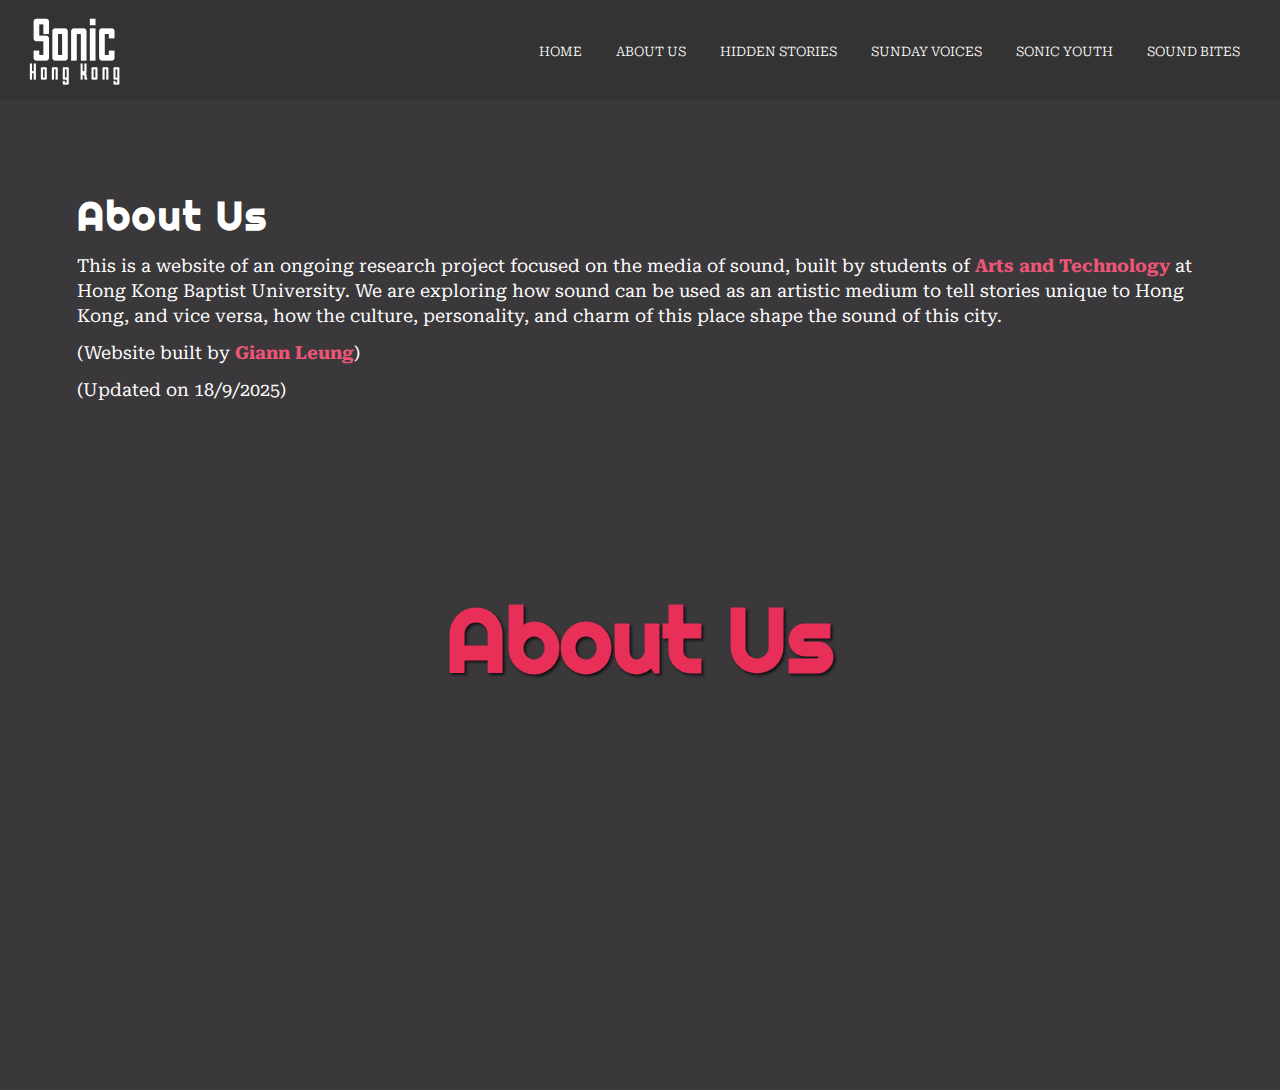
<file: about-us.html>
<!DOCTYPE html>
<link rel="preconnect" href="https://fonts.googleapis.com" />
<link rel="preconnect" href="https://fonts.gstatic.com" crossorigin />
<link
  href="https://fonts.googleapis.com/css2?family=Bodoni+Moda:ital,opsz,wght@0,6..96,400..900;1,6..96,400..900&family=Caveat:wght@400..700&family=Fuzzy+Bubbles:wght@400;700&family=Kalam:wght@300;400;700&family=Kranky&family=Playfair+Display+SC:ital,wght@0,400;0,700;0,900;1,400;1,700;1,900&family=Playfair+Display:ital,wght@0,400..900;1,400..900&family=Righteous&family=Roboto+Serif:ital,opsz,wght@0,8..144,100..900;1,8..144,100..900&family=Roboto+Slab:wght@100..900&family=Spectral:ital,wght@0,200;0,300;0,400;0,500;0,600;0,700;0,800;1,200;1,300;1,400;1,500;1,600;1,700;1,800&display=swap"
  rel="stylesheet"
/>
<link
  rel="stylesheet"
  href="https://fonts.googleapis.com/css2?family=Material+Symbols+Outlined:opsz,wght,FILL,GRAD@24,400,0,0&icon_names=mic"
/>
<html>
  <head>
    <title>SonicYouth</title>
    <link rel="stylesheet" href="style_sonic-youth.css" />
  </head>

  <body>
    <header class="sticky">
      <div class="navbar" style="margin-bottom: 0">
        <img src="images/Logo-w.png" class="logo" />
        <nav>
          <ul>
            <li><a href="index.html">HOME</a></li>
            <li><a href="about-us.html">ABOUT US</a></li>
            <li><a href="hidden-stories.html">HIDDEN STORIES</a></li>
            <li><a href="sunday-voices.html">SUNDAY VOICES</a></li>
            <li><a href="sonic-youth.html">SONIC YOUTH</a></li>
            <li><a href="sound-bites.html">SOUND BITES</a></li>
          </ul>
        </nav>
      </div>
    </header>
    <div class="container" style="margin: 0">
      <div class="headerAboutus sb">
        <div class="header-content">
          <h1 class="Righteous-heading">About Us</h1>
          <!-- <p class="Righteous-subheading">
            Exploration of Sonic Storytelling for Teenagers
          </p> -->
        </div>
      </div>

      <div class="box">
        <div>
          <h2>About Us</h2>
          <p>
            This is a website of an ongoing research project focused on the
            media of sound, built by students of <i>Arts and Technology</i> at
            Hong Kong Baptist University. We are exploring how sound can be used
            as an artistic medium to tell stories unique to Hong Kong, and vice
            versa, how the culture, personality, and charm of this place shape
            the sound of this city.
          </p>

          <p>(Website built by <i>Giann Leung</i>)</p>
          <p>(Updated on 18/9/2025)</p>
        </div>
      </div>
    </div>
  </body>
</html>
</file>
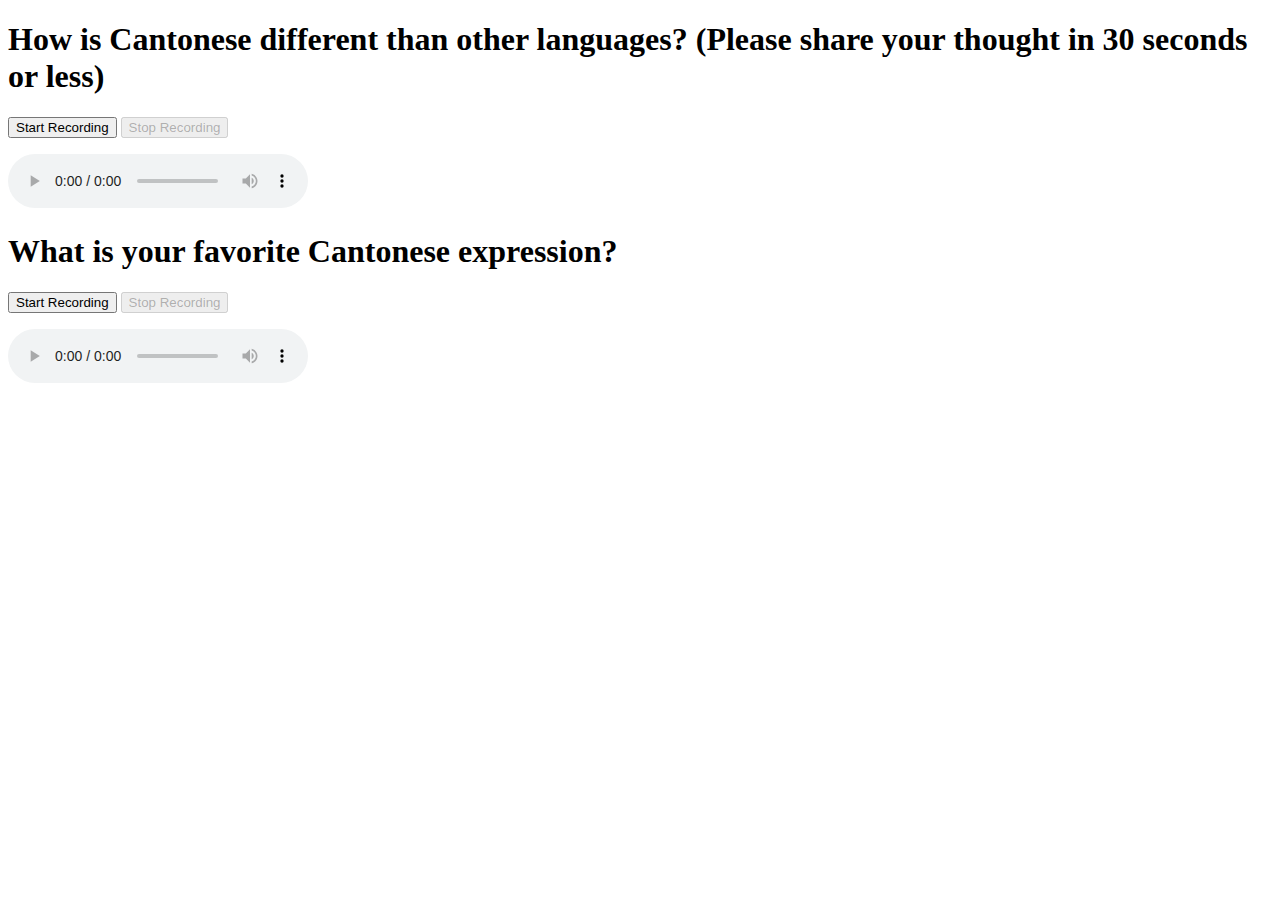
<file: audiorec.html>
<!DOCTYPE html>
<html lang="en">
  <head>
    <meta charset="UTF-8" />
    <title>Sound Bites</title>
    <style></style>
  </head>
  <body>
    <h1>
      How is Cantonese different than other languages? (Please share your
      thought in 30 seconds or less)
    </h1>
    <button id="startRecordingQ1">Start Recording</button>
    <button id="stopRecordingQ1">Stop Recording</button>
    <ul id="audioList"></ul>
    <audio id="audioPlayer" controls></audio>
    <h1>What is your favorite Cantonese expression?</h1>
    <button id="startRecordingQ2">Start Recording</button>
    <button id="stopRecordingQ2">Stop Recording</button>
    <ul id="audioList"></ul>
    <audio id="audioPlayer" controls></audio>
  </body>
  <script src="audiorec.js"></script>
</html>
</file>
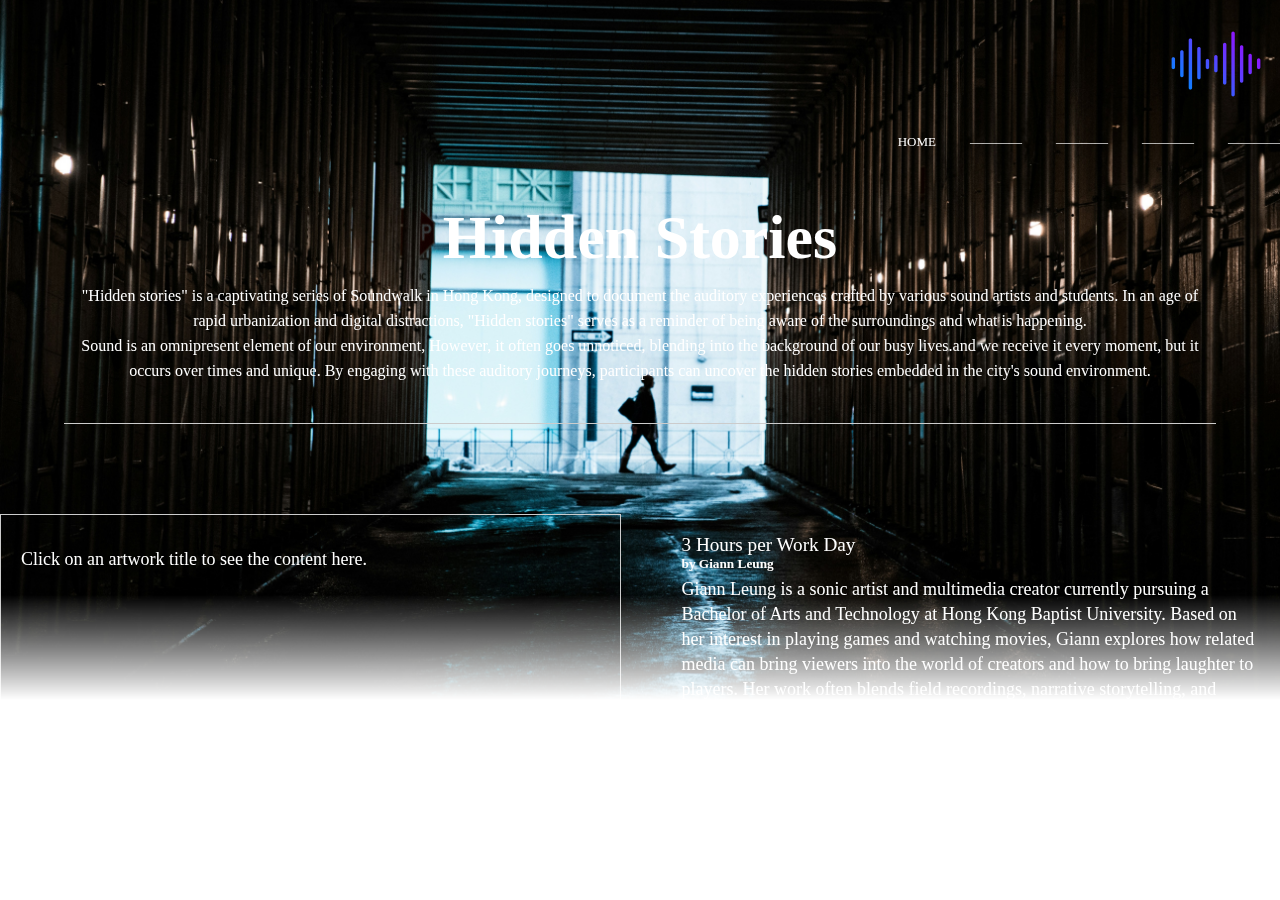
<file: hidden-stories.html>
<!DOCTYPE html>
<html>
    <head>
        <title>Hidden Stories</title>
        <link rel="stylesheet" href="styleHiddenStroies.css">
    </head>

    <body> 
        <div class="container">

            <!-- Section: Header -->
            <section class="header">
                <nav>
                <a href="sonichongkong.html"><img src="images/logo_sound-waves.png" /></a>
                <div class="nav-links" id="navLinks">
                    <i class="fa-solid fa-square-xmark" onclick="hideMenu()"></i>
                    <ul>
                    <li><a href="index.html">HOME</a></li>
                    <li><a href="">————</a></li>
                    <li><a href="">————</a></li>
                    <li><a href="">————</a></li>
                    <li><a href="">————</a></li>
                    </ul>
                </div>
                <i class="fa-solid fa-bars" onclick="showMenu()"></i>
                </nav>
                <div class="text-box">
                    <h1>Hidden Stories</h1>
                    <p>
                        "Hidden stories" is a captivating series of Soundwalk in Hong Kong, designed to document the auditory experiences crafted by various sound artists and students.
                        In an age of rapid urbanization and digital distractions, "Hidden stories" serves as a reminder of being aware of the surroundings and what is happening. 
                        <br>Sound is an omnipresent element of our environment, However, it often goes unnoticed, blending into the background of our busy lives.and we receive it every moment, but it occurs over times and unique. By engaging with these auditory journeys, participants can uncover the hidden stories embedded in the city's sound environment.
                    </p>
                    <hr>
                </div>
                <!-- List Section -->
                <div class="listSection">
                    <div class="leftSide" id="ProjectDetail">
                        <!-- Artwork content will be displayed here -->
                        <p>Click on an artwork title to see the content here.</p>
                    </div>
                    <div class="divider"></div> <!-- Vertical line divider -->
                    <div class="rightSide">
                        <div class="artist">
                            <h3>3 Hours per Work Day</h3>
                            <h5>by Giann Leung</h5>
                            <p>Giann Leung is a sonic artist and multimedia creator currently pursuing a Bachelor of Arts and Technology at Hong Kong Baptist University. Based on her interest in playing games and watching movies, Giann explores how related media can bring viewers into the world of creators and how to bring laughter to players. Her work often blends field recordings, narrative storytelling, and interactive elements, which encourage audiences to join in her imaginary world and listen to the inner monologue of a small potato.</p>
                            <p class="artwork-title" onclick="showProjectDetail(ProjectDetail1)" onmouseover="showProjectDetail(ProjectDetail1)">Project Details - 3 Hours per Work Day</p>
                        </div>

                        <hr>
                        <div class="artist">
                            <h3>Where did you go last night?</h3>
                            <h5>by Chris Wong</h5>
                            <p>Chris Wong is a fictional character often used in Hong Kong Diploma of Secondary Education (HKDSE) examination papers, particularly in English language papers. He typically appears in scenarios or dialogues that test students' comprehension, writing, and communication skills. The use of such characters helps create relatable and realistic contexts for students to engage with during the exams.</p>
                            <p class="artwork-title" onclick="showProjectDetail(ProjectDetail_WhereDidYouGoLastNight)" onmouseover="showProjectDetail(ProjectDetail_WhereDidYouGoLastNight)">Project Details - Where did you go last night?</p>
                        </div>
                        <hr>
                        <div class="artist">
                            <h3>Where did you go last night?</h3>
                            <p>by Chris Wong</p>
                            <p>Chris Wong is a fictional character often used in Hong Kong Diploma of Secondary Education (HKDSE) examination papers, particularly in English language papers. He typically appears in scenarios or dialogues that test students' comprehension, writing, and communication skills. The use of such characters helps create relatable and realistic contexts for students to engage with during the exams.</p>
                            <p class="artwork-title" onclick="showProjectDetail('Artwork Content of Artist 3')">Project Details </p>
                            <!-- [Mouse Over Show] -->
                        </div>
                        <hr>
                        <div class="artist">
                            <h3>Poppy Cheng</h3>
                            <p>Artist Statement</p>
                            <p class="artwork-title" onclick="showArtworkContent('Artwork Content of Artist 3')">Artwork Title 3</p>
                        </div>
                        <hr>
                        <div class="artist">
                            <h3>March Kwok</h3>
                            <p>Artist Statement</p>
                            <p class="artwork-title" onclick="showArtworkContent('Artwork Content of Artist 2')">Artwork Title 2</p>
                        </div>
                    </div>
            </section>

            <script>
                // Script -- Toggle Menu
                var navLinks = document.getElementById("navLinks");
                function showMenu() {
                navLinks.style.right = "0";
                }
                function hideMenu() {
                navLinks.style.right = "-200px";
                }

                // Script -- ArtworkDetail Content
                const ProjectDetail1 = `
                    <h2>3 Hours per Work Day</h2>
                    <p>3 Hours per Work Day is a soundwalk inspired from daily life transportation, where time seems to be used on nothing meaningful and all the time is wasted during the ride. The work is adapted from personal daily experiences and reflections, which takes place on a real train ride to imitate Giann’s routine for travelling between school and home. It also uses a second-person perspective storytelling to allow the audience to experience the “wasted time” spent on long-distance traffic, feel the existence of time, and think about the use of time. It really is just a part of life that people don’t like that much, yet also is a place where she hides when she wants to “log out” of reality briefly.</p>
                    <p>Additional details about the artwork, etc...</p>
                `;
                const ProjectDetail_WhereDidYouGoLastNight = `
                    <h2>Where did you go last night?</h2>
                    <p>It is about a non-exist person that keeps wandering around at school, and appearing especially when there are English Listening Test. This person always sign their name on letters or emails written by others. It is a story that happened at one night...</p>
                    <p>Further exploration and background stories, etc...</p>
                    <p>It is about a non-exist person that keeps wandering around at school, and appearing especially when there are English Listening Test. This person always sign their name on letters or emails written by others. It is a story that happened at one night...</p>
                    <p>Further exploration and background stories, etc...</p>
                    <p>It is about a non-exist person that keeps wandering around at school, and appearing especially when there are English Listening Test. This person always sign their name on letters or emails written by others. It is a story that happened at one night...</p>
                    <p>Further exploration and background stories, etc...</p>
                    <p>It is about a non-exist person that keeps wandering around at school, and appearing especially when there are English Listening Test. This person always sign their name on letters or emails written by others. It is a story that happened at one night...</p>
                    <p>Further exploration and background stories, etc...</p>
                    <p>It is about a non-exist person that keeps wandering around at school, and appearing especially when there are English Listening Test. This person always sign their name on letters or emails written by others. It is a story that happened at one night...</p>
                    <p>Further exploration and background stories, etc...</p>
                    <p>It is about a non-exist person that keeps wandering around at school, and appearing especially when there are English Listening Test. This person always sign their name on letters or emails written by others. It is a story that happened at one night...</p>
                    <p>Further exploration and background stories, etc...</p>
                `;
                // Script -- showLeftsideContent
                function showProjectDetail(content) {
                document.getElementById('ProjectDetail').innerHTML = content;
                }
            </script>
        </div>
    </body>

</html>
</file>
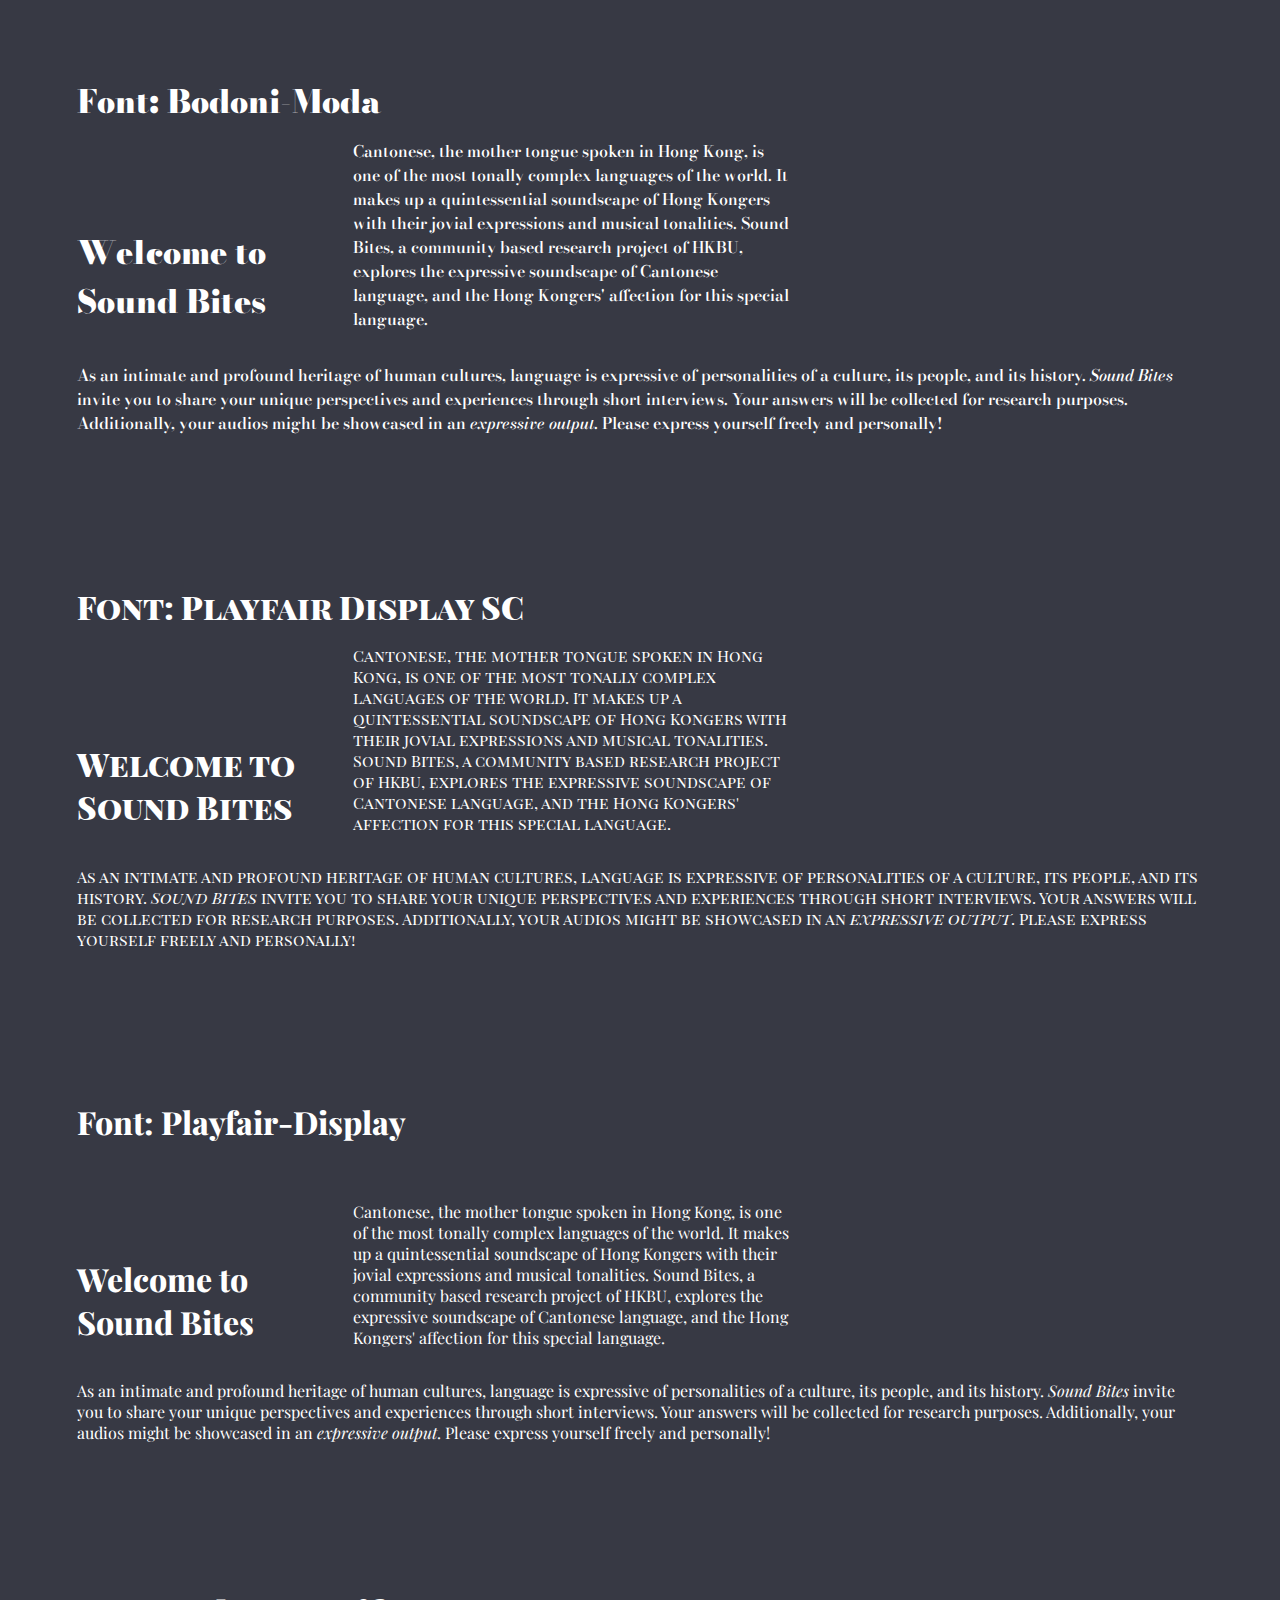
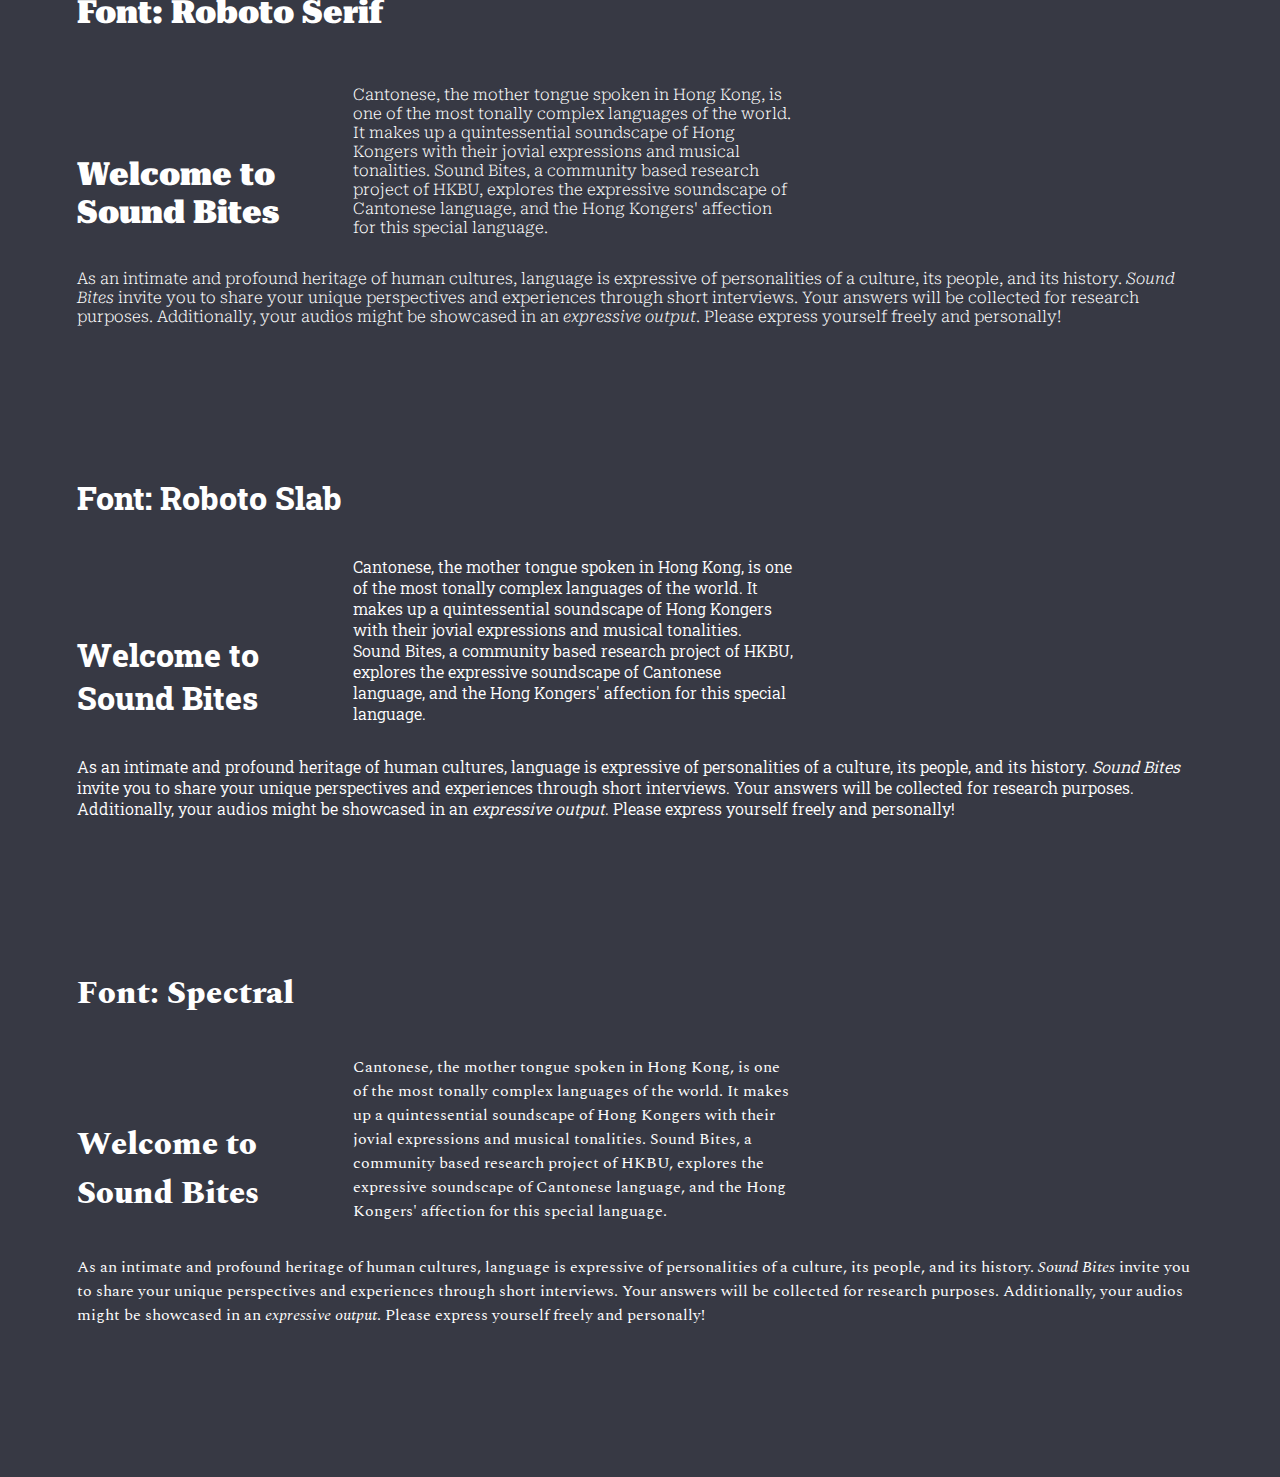
<file: index4Fonts.html>
<link rel="stylesheet" href="styleFonts.css" />
<link rel="preconnect" href="https://fonts.googleapis.com" />
<link rel="preconnect" href="https://fonts.gstatic.com" crossorigin />
<link
  href="https://fonts.googleapis.com/css2?family=Bodoni+Moda:ital,opsz,wght@0,6..96,400..900;1,6..96,400..900&family=Playfair+Display+SC:ital,wght@0,400;0,700;0,900;1,400;1,700;1,900&family=Playfair+Display:ital,wght@0,400..900;1,400..900&family=Roboto+Serif:ital,opsz,wght@0,8..144,100..900;1,8..144,100..900&family=Roboto+Slab:wght@100..900&family=Spectral:ital,wght@0,200;0,300;0,400;0,500;0,600;0,700;0,800;1,200;1,300;1,400;1,500;1,600;1,700;1,800&display=swap"
  rel="stylesheet"
/>

<body>
  <div style="margin-bottom: 150px">
    <h1 class="bodoni-moda">Font: Bodoni-Moda</h1>
    <div class="bottom-left">
      <h1 class="bodoni-moda h1-fat">Welcome to Sound Bites</h1>
      <p class="bodoni-moda-regular p-fat">
        Cantonese, the mother tongue spoken in Hong Kong, is one of the most
        tonally complex languages of the world. It makes up a quintessential
        soundscape of Hong Kongers with their jovial expressions and musical
        tonalities. Sound Bites, a community based research project of HKBU,
        explores the expressive soundscape of Cantonese language, and the Hong
        Kongers' affection for this special language.
      </p>
    </div>
    <p class="bodoni-moda-regular">
      As an intimate and profound heritage of human cultures, language is
      expressive of personalities of a culture, its people, and its history.
      <i>Sound Bites</i> invite you to share your unique perspectives and
      experiences through short interviews. Your answers will be collected for
      research purposes. Additionally, your audios might be showcased in an
      <i>expressive output</i>. Please express yourself freely and personally!
    </p>
  </div>

  <div style="margin-bottom: 150px">
    <h1 class="playfair-display-sc-black">Font: Playfair Display SC</h1>
    <div class="bottom-left">
      <h1 class="playfair-display-sc-black h1-fat">Welcome to Sound Bites</h1>
      <p class="playfair-display-sc-regular p-fat">
        Cantonese, the mother tongue spoken in Hong Kong, is one of the most
        tonally complex languages of the world. It makes up a quintessential
        soundscape of Hong Kongers with their jovial expressions and musical
        tonalities. Sound Bites, a community based research project of HKBU,
        explores the expressive soundscape of Cantonese language, and the Hong
        Kongers' affection for this special language.
      </p>
    </div>
    <p class="playfair-display-sc-regular">
      As an intimate and profound heritage of human cultures, language is
      expressive of personalities of a culture, its people, and its history.
      <i>Sound Bites</i> invite you to share your unique perspectives and
      experiences through short interviews. Your answers will be collected for
      research purposes. Additionally, your audios might be showcased in an
      <i>expressive output</i>. Please express yourself freely and personally!
    </p>
  </div>

  <div style="margin-bottom: 150px">
    <h1 class="playfair-display">Font: Playfair-Display</h1>
    <div class="bottom-left">
      <h1 class="playfair-display h1-fat">Welcome to Sound Bites</h1>
      <p class="playfair-display-regular p-fat">
        Cantonese, the mother tongue spoken in Hong Kong, is one of the most
        tonally complex languages of the world. It makes up a quintessential
        soundscape of Hong Kongers with their jovial expressions and musical
        tonalities. Sound Bites, a community based research project of HKBU,
        explores the expressive soundscape of Cantonese language, and the Hong
        Kongers' affection for this special language.
      </p>
    </div>
    <p class="playfair-display-regular">
      As an intimate and profound heritage of human cultures, language is
      expressive of personalities of a culture, its people, and its history.
      <i>Sound Bites</i> invite you to share your unique perspectives and
      experiences through short interviews. Your answers will be collected for
      research purposes. Additionally, your audios might be showcased in an
      <i>expressive output</i>. Please express yourself freely and personally!
    </p>
  </div>

  <div style="margin-bottom: 150px">
    <h1 class="roboto-serif-bold">Font: Roboto Serif</h1>
    <div class="bottom-left">
      <h1 class="roboto-serif-bold h1-fat">Welcome to Sound Bites</h1>
      <p class="roboto-serif-regular p-fat">
        Cantonese, the mother tongue spoken in Hong Kong, is one of the most
        tonally complex languages of the world. It makes up a quintessential
        soundscape of Hong Kongers with their jovial expressions and musical
        tonalities. Sound Bites, a community based research project of HKBU,
        explores the expressive soundscape of Cantonese language, and the Hong
        Kongers' affection for this special language.
      </p>
    </div>
    <p class="roboto-serif-regular">
      As an intimate and profound heritage of human cultures, language is
      expressive of personalities of a culture, its people, and its history.
      <i>Sound Bites</i> invite you to share your unique perspectives and
      experiences through short interviews. Your answers will be collected for
      research purposes. Additionally, your audios might be showcased in an
      <i>expressive output</i>. Please express yourself freely and personally!
    </p>
  </div>

  <div style="margin-bottom: 150px">
    <h1 class="roboto-slab-bold">Font: Roboto Slab</h1>
    <div class="bottom-left">
      <h1 class="roboto-slab-bold h1-fat">Welcome to Sound Bites</h1>
      <p class="roboto-slab-regular p-fat">
        Cantonese, the mother tongue spoken in Hong Kong, is one of the most
        tonally complex languages of the world. It makes up a quintessential
        soundscape of Hong Kongers with their jovial expressions and musical
        tonalities. Sound Bites, a community based research project of HKBU,
        explores the expressive soundscape of Cantonese language, and the Hong
        Kongers' affection for this special language.
      </p>
    </div>
    <p class="roboto-slab-regular">
      As an intimate and profound heritage of human cultures, language is
      expressive of personalities of a culture, its people, and its history.
      <i>Sound Bites</i> invite you to share your unique perspectives and
      experiences through short interviews. Your answers will be collected for
      research purposes. Additionally, your audios might be showcased in an
      <i>expressive output</i>. Please express yourself freely and personally!
    </p>
  </div>

  <div style="margin-bottom: 150px">
    <h1 class="spectral-extrabold">Font: Spectral</h1>
    <div class="bottom-left">
      <h1 class="spectral-extrabold h1-fat">Welcome to Sound Bites</h1>
      <p class="spectral-regular p-fat">
        Cantonese, the mother tongue spoken in Hong Kong, is one of the most
        tonally complex languages of the world. It makes up a quintessential
        soundscape of Hong Kongers with their jovial expressions and musical
        tonalities. Sound Bites, a community based research project of HKBU,
        explores the expressive soundscape of Cantonese language, and the Hong
        Kongers' affection for this special language.
      </p>
    </div>
    <p class="spectral-regular">
      As an intimate and profound heritage of human cultures, language is
      expressive of personalities of a culture, its people, and its history.
      <i>Sound Bites</i> invite you to share your unique perspectives and
      experiences through short interviews. Your answers will be collected for
      research purposes. Additionally, your audios might be showcased in an
      <i>expressive output</i>. Please express yourself freely and personally!
    </p>
  </div>
</body>
</file>
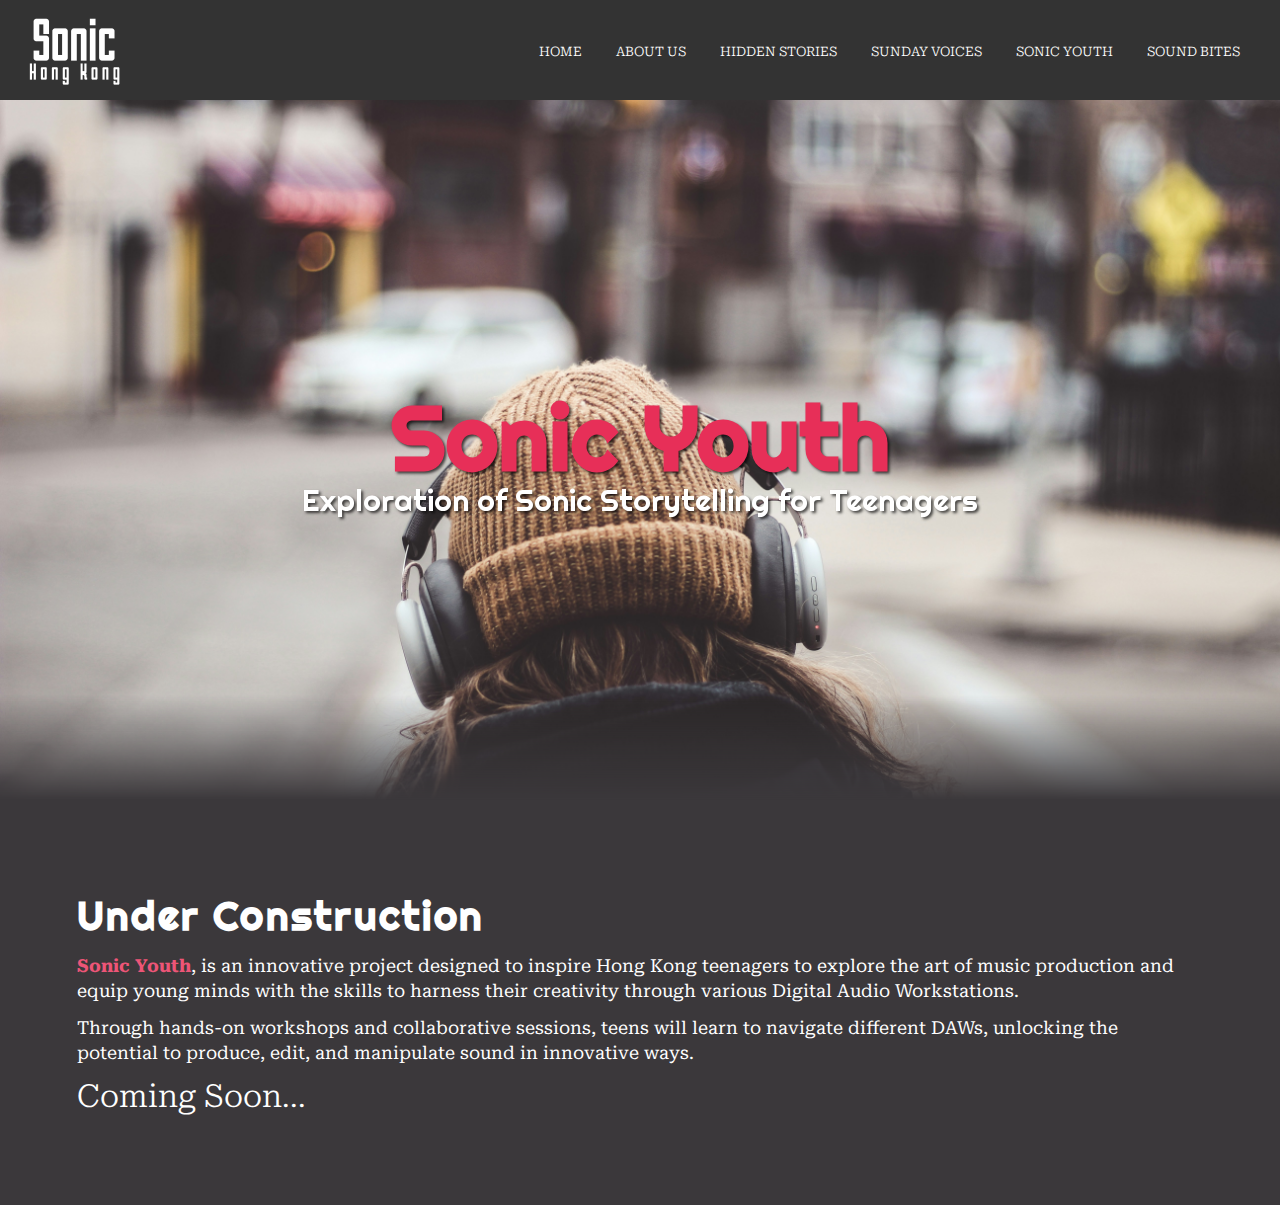
<file: sonic-youth.html>
<!DOCTYPE html>
<link rel="preconnect" href="https://fonts.googleapis.com" />
<link rel="preconnect" href="https://fonts.gstatic.com" crossorigin />
<link
  href="https://fonts.googleapis.com/css2?family=Bodoni+Moda:ital,opsz,wght@0,6..96,400..900;1,6..96,400..900&family=Caveat:wght@400..700&family=Fuzzy+Bubbles:wght@400;700&family=Kalam:wght@300;400;700&family=Kranky&family=Playfair+Display+SC:ital,wght@0,400;0,700;0,900;1,400;1,700;1,900&family=Playfair+Display:ital,wght@0,400..900;1,400..900&family=Righteous&family=Roboto+Serif:ital,opsz,wght@0,8..144,100..900;1,8..144,100..900&family=Roboto+Slab:wght@100..900&family=Spectral:ital,wght@0,200;0,300;0,400;0,500;0,600;0,700;0,800;1,200;1,300;1,400;1,500;1,600;1,700;1,800&display=swap"
  rel="stylesheet"
/>
<link
  rel="stylesheet"
  href="https://fonts.googleapis.com/css2?family=Material+Symbols+Outlined:opsz,wght,FILL,GRAD@24,400,0,0&icon_names=mic"
/>
<html>
  <head>
    <title>SonicYouth</title>
    <link rel="stylesheet" href="style_sonic-youth.css" />
  </head>

  <body>
    <header class="sticky">
      <div class="navbar" style="margin-bottom: 0">
        <img src="images/Logo-w.png" class="logo" />
        <nav>
          <ul>
            <li><a href="index.html">HOME</a></li>
            <li><a href="about-us.html">ABOUT US</a></li>
            <li><a href="hidden-stories.html">HIDDEN STORIES</a></li>
            <li><a href="sunday-voices.html">SUNDAY VOICES</a></li>
            <li><a href="sonic-youth.html">SONIC YOUTH</a></li>
            <li><a href="sound-bites.html">SOUND BITES</a></li>
          </ul>
        </nav>
      </div>
    </header>
    <div class="container" style="margin: 0">
      <div class="header sb">
        <div class="header-content">
          <h1 class="Righteous-heading">Sonic Youth</h1>
          <p class="Righteous-subheading">
            Exploration of Sonic Storytelling for Teenagers
          </p>
        </div>
      </div>

      <div class="box">
        <div>
          <h2>Under Construction</h2>
          <p>
            <i>Sonic Youth</i>, is an innovative project designed to inspire
            Hong Kong teenagers to explore the art of music production and equip
            young minds with the skills to harness their creativity through
            various Digital Audio Workstations.
          </p>

          <p>
            Through hands-on workshops and collaborative sessions, teens will
            learn to navigate different DAWs, unlocking the potential to
            produce, edit, and manipulate sound in innovative ways.
          </p>
          <h1>Coming Soon...</h1>
        </div>
      </div>
    </div>
  </body>
</html>
</file>
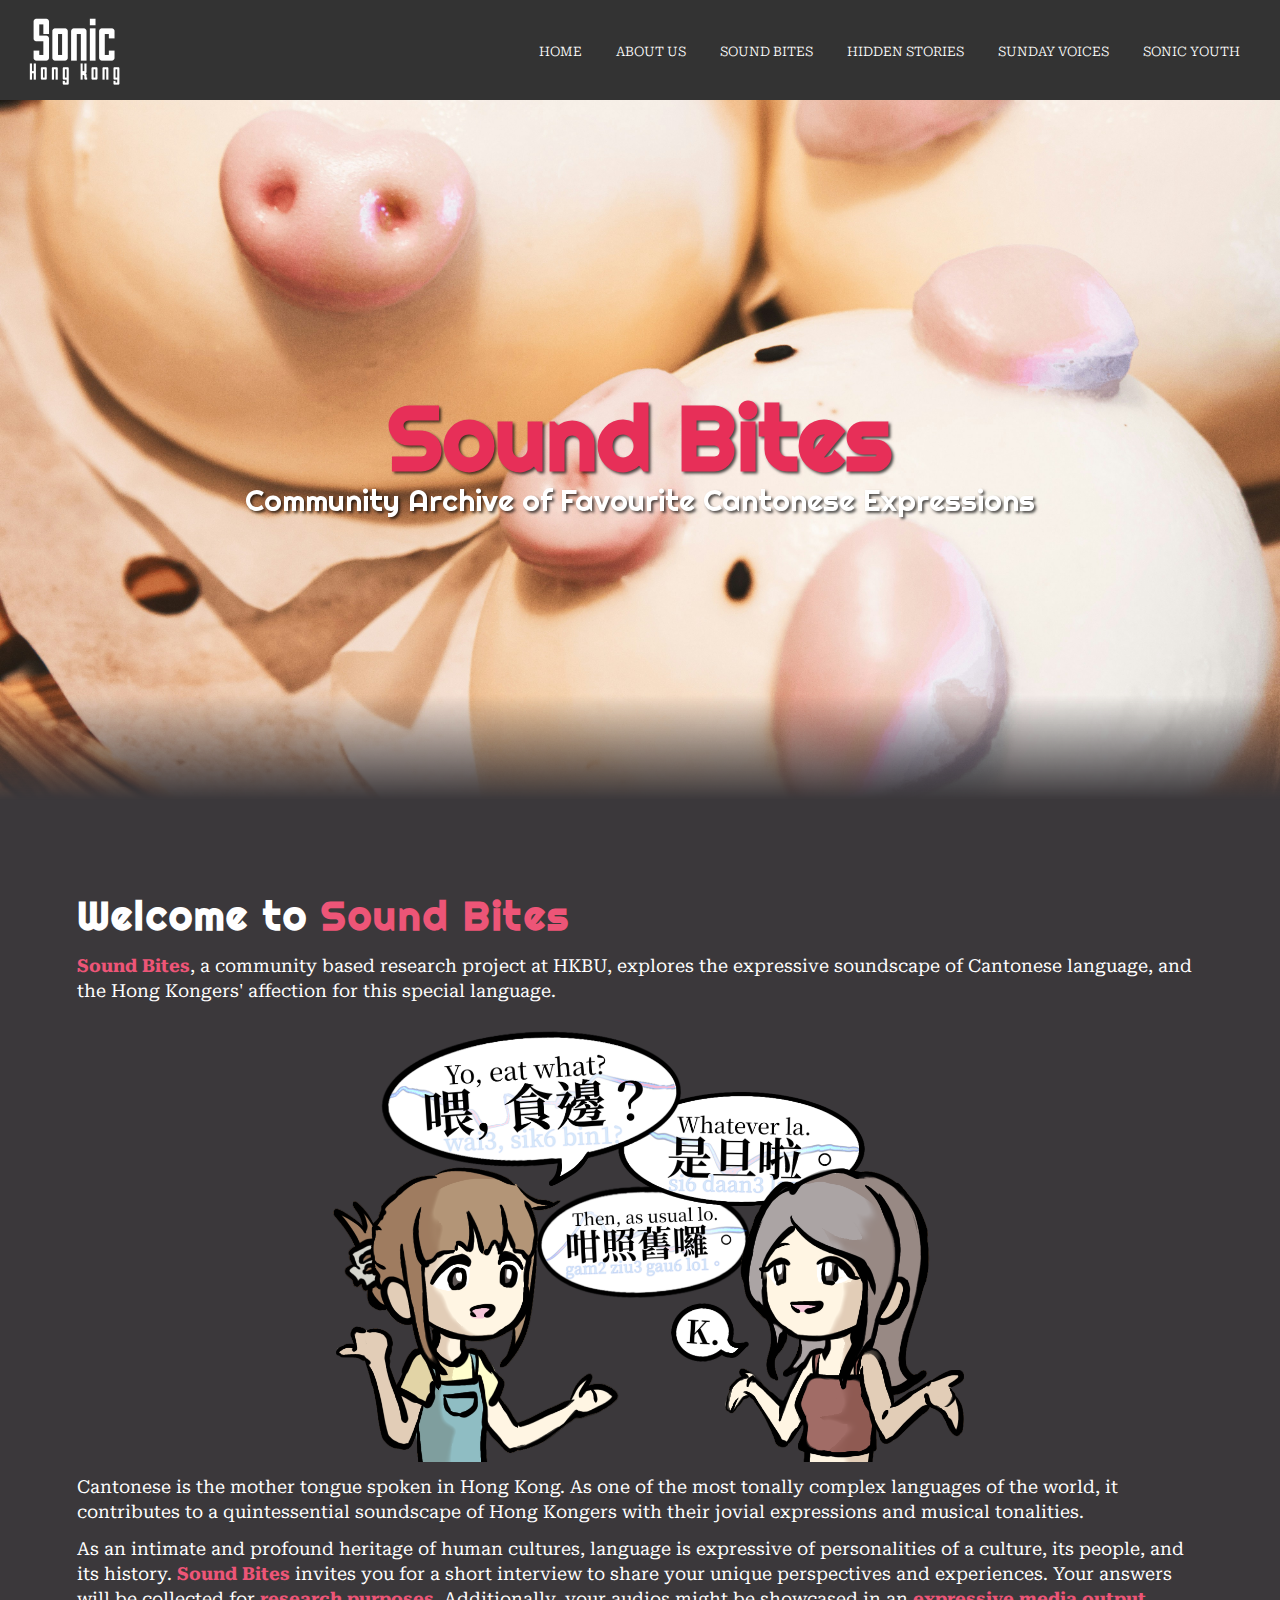
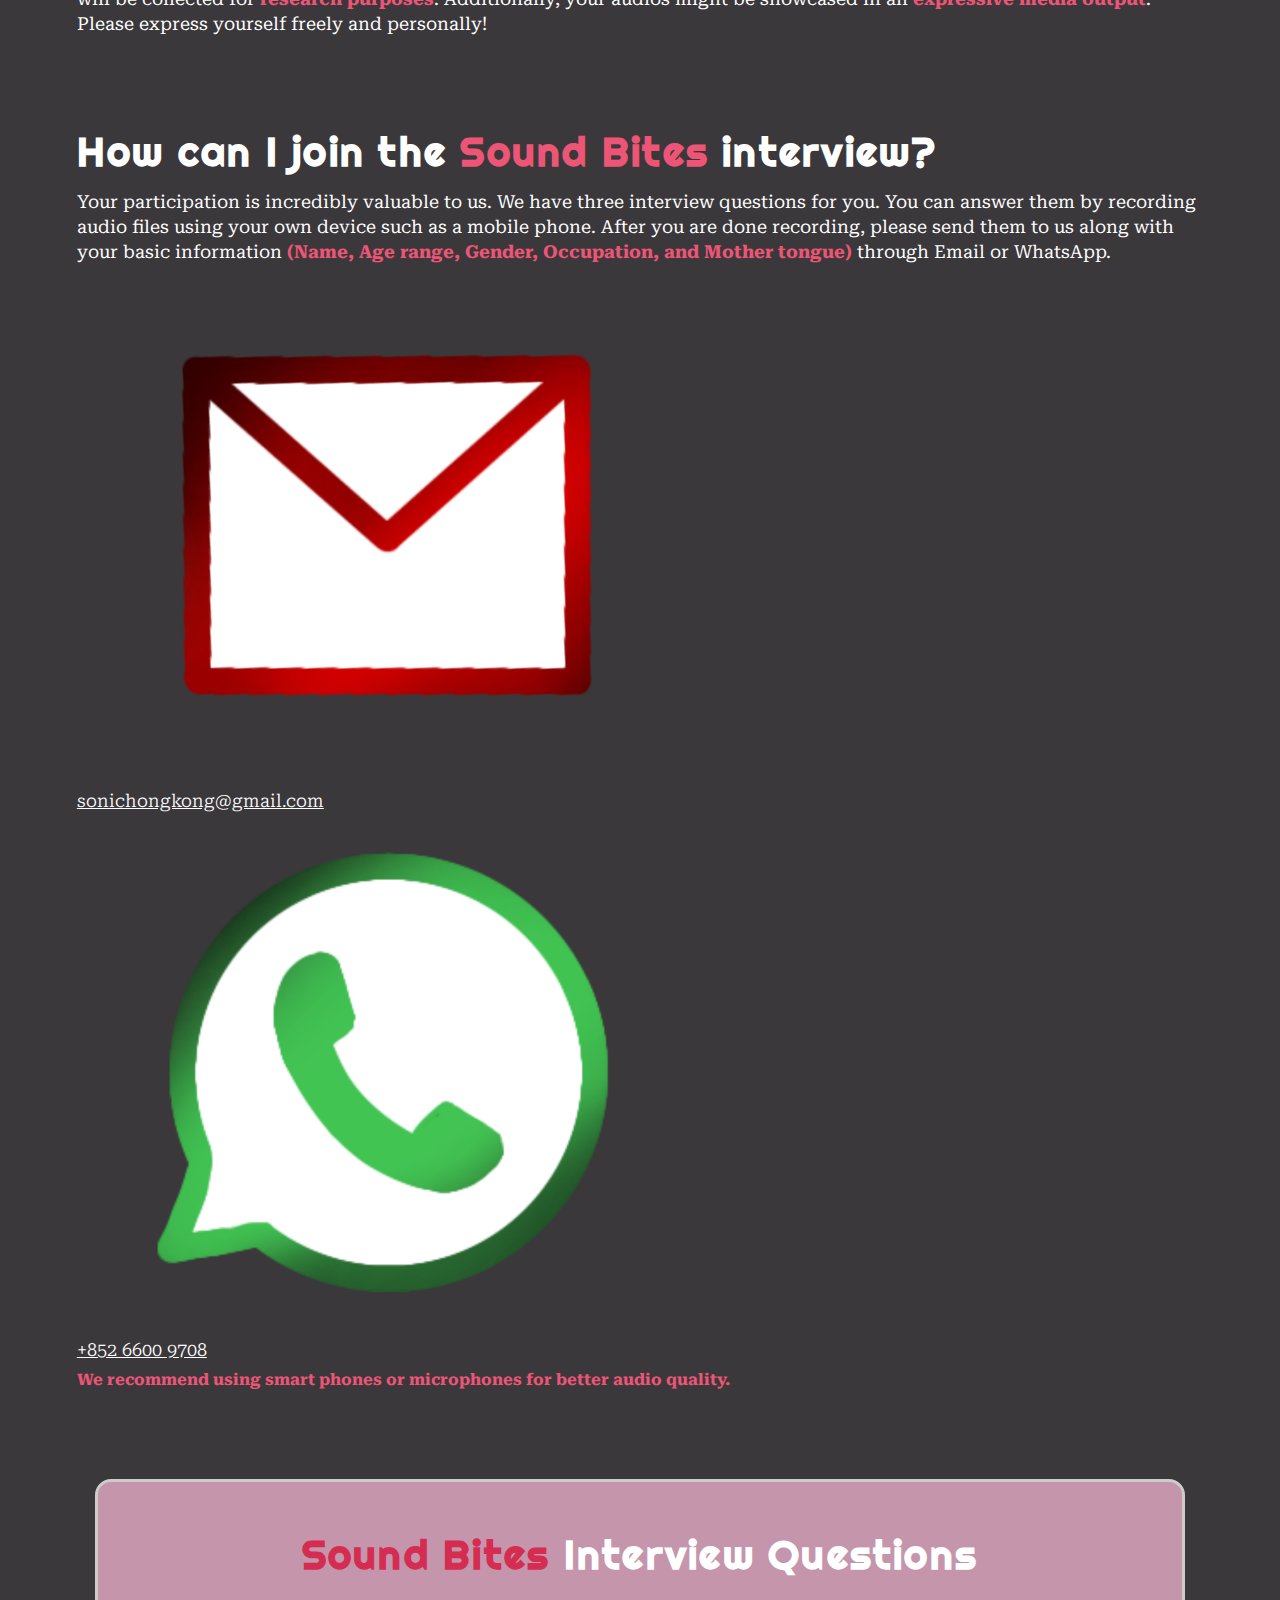
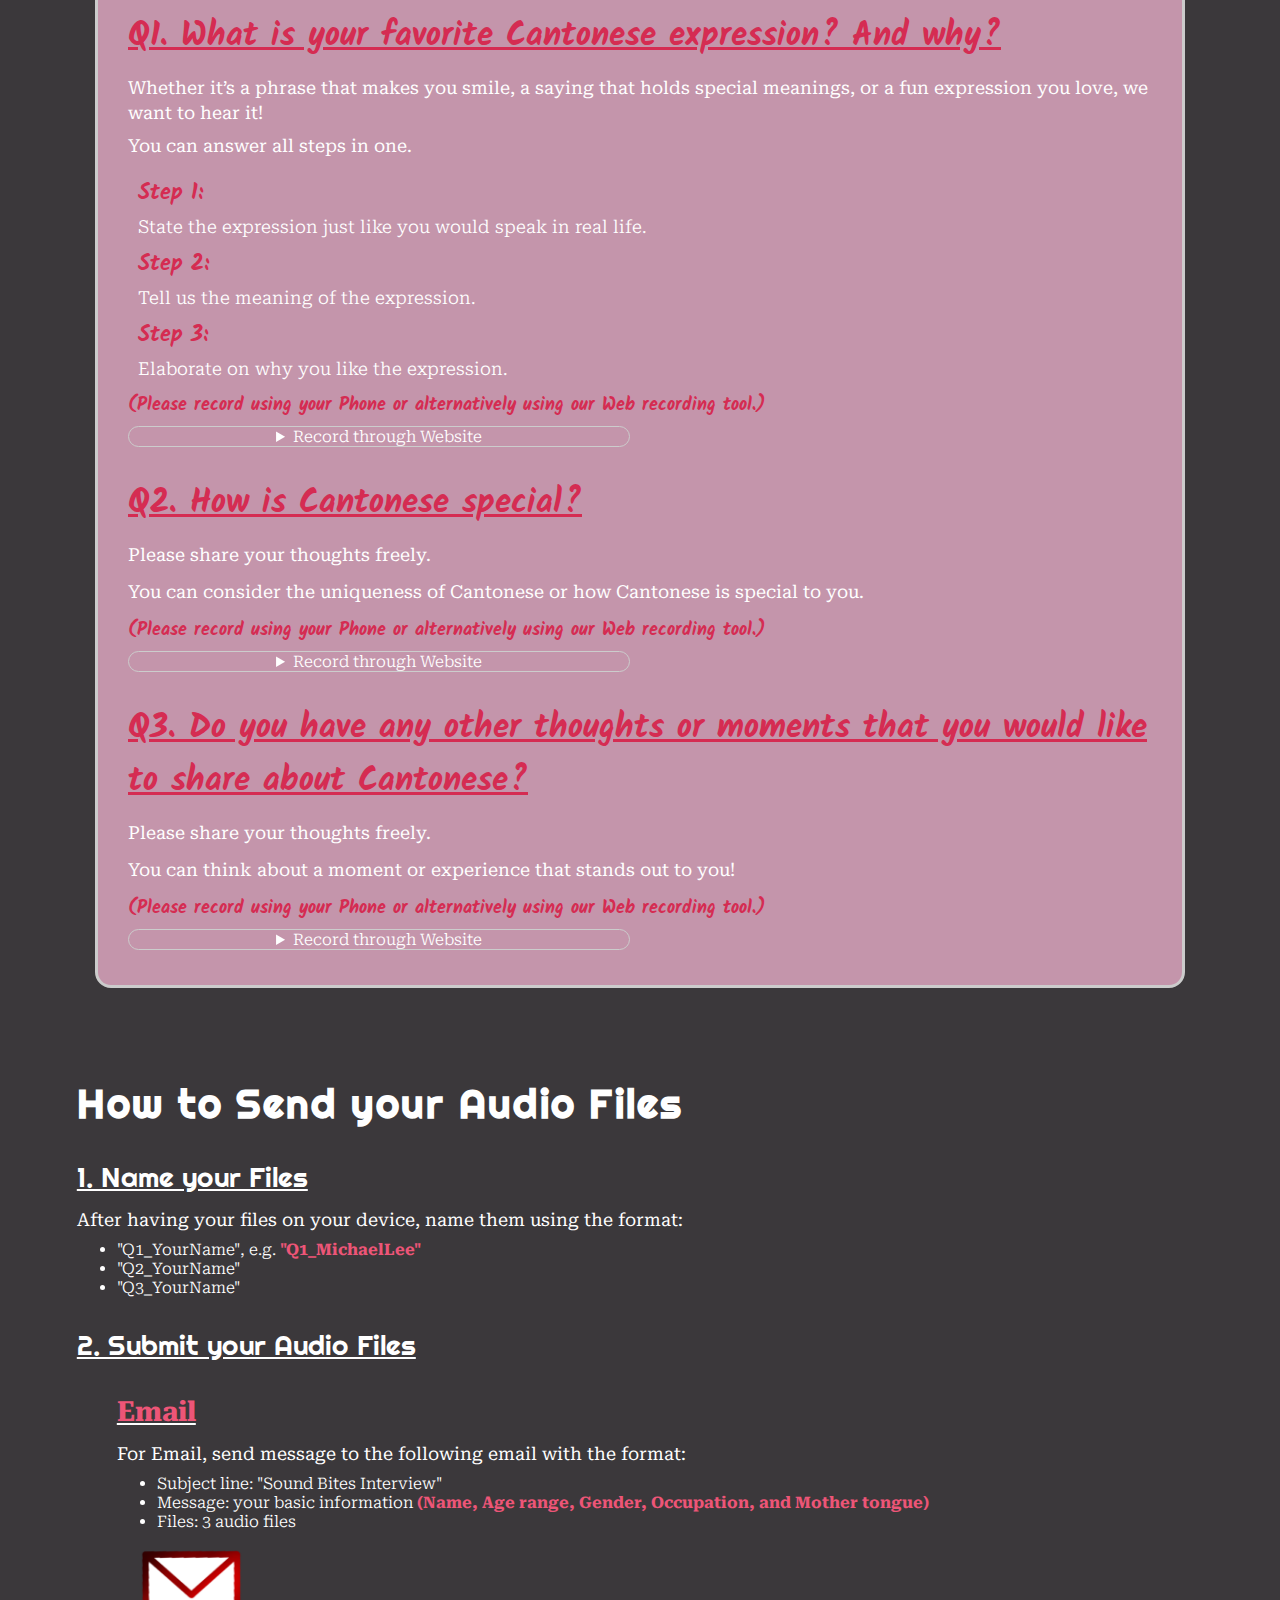
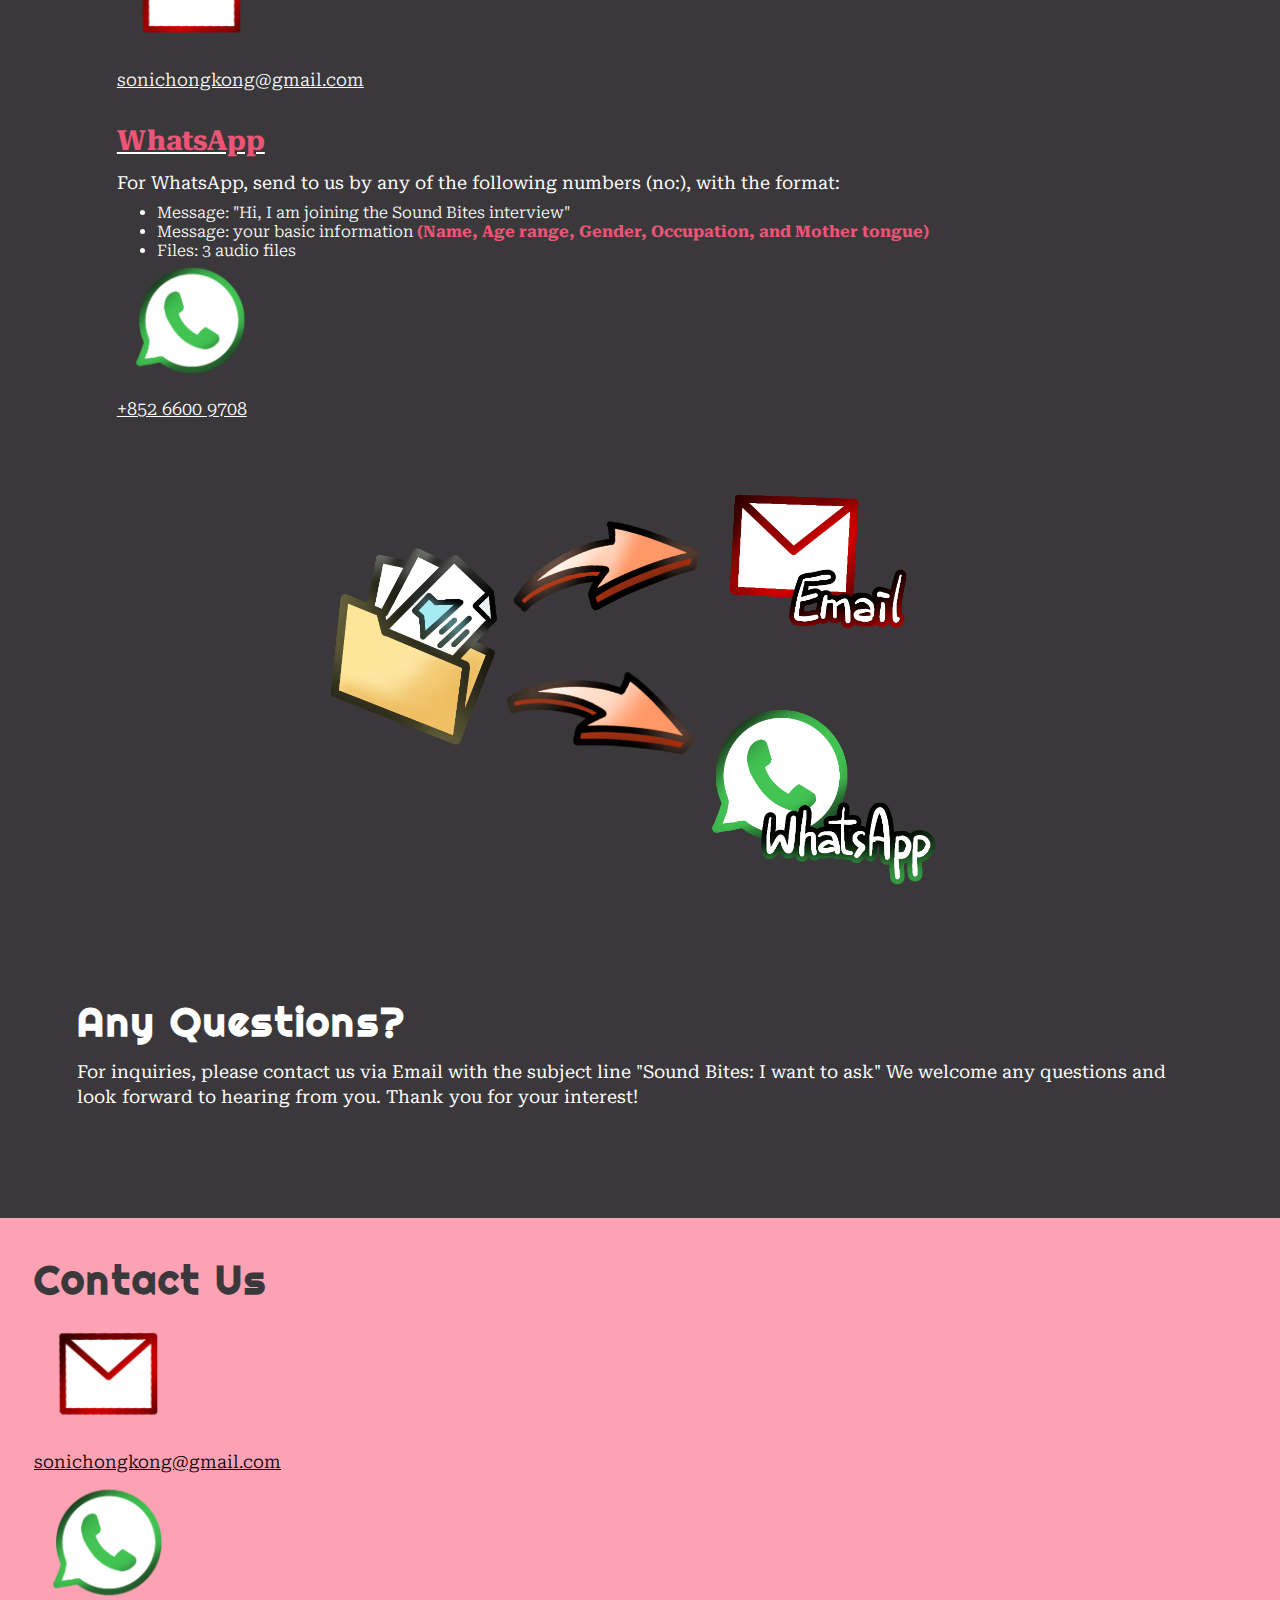
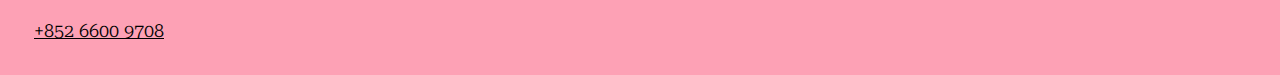
<file: sound-bites.html>
<!DOCTYPE html>

<link rel="preconnect" href="https://fonts.googleapis.com" />
<link rel="preconnect" href="https://fonts.gstatic.com" crossorigin />
<link
  href="https://fonts.googleapis.com/css2?family=Bodoni+Moda:ital,opsz,wght@0,6..96,400..900;1,6..96,400..900&family=Caveat:wght@400..700&family=Fuzzy+Bubbles:wght@400;700&family=Kalam:wght@300;400;700&family=Kranky&family=Playfair+Display+SC:ital,wght@0,400;0,700;0,900;1,400;1,700;1,900&family=Playfair+Display:ital,wght@0,400..900;1,400..900&family=Righteous&family=Roboto+Serif:ital,opsz,wght@0,8..144,100..900;1,8..144,100..900&family=Roboto+Slab:wght@100..900&family=Spectral:ital,wght@0,200;0,300;0,400;0,500;0,600;0,700;0,800;1,200;1,300;1,400;1,500;1,600;1,700;1,800&display=swap"
  rel="stylesheet"
/>
<link
  rel="stylesheet"
  href="https://fonts.googleapis.com/css2?family=Material+Symbols+Outlined:opsz,wght,FILL,GRAD@24,400,0,0&icon_names=mic"
/>
<html>
  <head>
    <title>SoundBites</title>
    <link rel="stylesheet" href="style_sound-bites.css" />
  </head>

  <body>
    <header class="sticky">
      <div class="navbar" style="margin-bottom: 0">
        <img src="images/Logo-w.png" class="logo" />
        <nav>
          <ul>
            <li><a href="index.html">HOME</a></li>
            <li><a href="about-us.html">ABOUT US</a></li>
            <li><a href="sound-bites.html">SOUND BITES</a></li>
            <li><a href="hidden-stories.html">HIDDEN STORIES</a></li>
            <li><a href="sunday-voices.html">SUNDAY VOICES</a></li>
            <li><a href="sonic-youth.html">SONIC YOUTH</a></li>
          </ul>
        </nav>
      </div>
    </header>
    <div class="container" style="margin: 0">
      <div class="header sb">
        <div class="header-content">
          <h1 class="Righteous-heading">Sound Bites</h1>
          <p class="Righteous-subheading">
            Community Archive of Favourite Cantonese Expressions
          </p>
        </div>
      </div>

      <div class="box">
        <div>
          <h2>Welcome to <i class="Righteous">Sound Bites</i></h2>
          <p>
            <i>Sound Bites</i>, a community based research project at HKBU,
            explores the expressive soundscape of Cantonese language, and the
            Hong Kongers' affection for this special language.
          </p>
          <img class="img-intro" src="images/Intro2.png" />
          <p>
            Cantonese is the mother tongue spoken in Hong Kong. As one of the
            most tonally complex languages of the world, it contributes to a
            quintessential soundscape of Hong Kongers with their jovial
            expressions and musical tonalities.
          </p>

          <p>
            As an intimate and profound heritage of human cultures, language is
            expressive of personalities of a culture, its people, and its
            history. <i>Sound Bites</i> invites you for a short interview to
            share your unique perspectives and experiences. Your answers will be
            collected for <i>research purposes</i>. Additionally, your audios
            might be showcased in an <i>expressive media output</i>. Please
            express yourself freely and personally!
          </p>
        </div>

        <!-- SOS -->
        <div>
          <h2>
            How can I join the <i class="Righteous">Sound Bites</i> interview?
          </h2>
          <p>
            Your participation is incredibly valuable to us. We have three
            interview questions for you. You can answer them by recording audio
            files using your own device such as a mobile phone. After you are
            done recording, please send them to us along with your basic
            information
            <i>(Name, Age range, Gender, Occupation, and Mother tongue)</i>
            through Email or WhatsApp.
          </p>
          <div class="email heng4">
            <img class="tinyicon" src="images/Mail.png" />
            <p>
              <a
                href="mailto:sonichongkong@gmail.com?subject=Sound%20Bites%20Interview&body=Hi%2C%20I%20am%20joining%20Sound%20Bites!%20Here%20are%20my%20basic%20information%3A%0D%0A%0D%0AName%3A%0D%0AAge%3A%0D%0AGender%3A%0D%0AOccupation%3A%0D%0AMother%20tongue%3A"
                >sonichongkong@gmail.com</a
              >
            </p>
            <img class="tinyicon" src="images/WhatsApp.png" />
            <p>
              <a
                href="https://wa.me/85266009708?text=Hi%2C%20I%20am%20joining%20Sound%20Bites%21%20Here%20are%20my%20basic%20information%3A%0A%0AName%3A%0AAge%3A%0AGender%3A%0AOccupation%3A%0AMother%20tongue%3A"
                >+852 6600 9708</a
              >
            </p>
          </div>
          <i>
            We recommend using smart phones or microphones for better audio
            quality.
          </i>
        </div>
      </div>
      <!--  -->
      <div class="question">
        <h2><i class="Righteous">Sound Bites</i> Interview Questions</h2>

        <h3>Q1. What is your favorite Cantonese expression? And why?</h3>
        <p style="margin-bottom: 0">
          Whether it’s a phrase that makes you smile, a saying that holds
          special meanings, or a fun expression you love, we want to hear it!
        </p>
        <p style="margin-top: 8px">You can answer all steps in one.</p>
        <dl>
          <dt><i>Step 1:</i></dt>
          <dd>State the expression just like you would speak in real life.</dd>
          <dt><i>Step 2:</i></dt>
          <dd>Tell us the meaning of the expression.</dd>
          <dt><i>Step 3:</i></dt>
          <dd>Elaborate on why you like the expression.</dd>
        </dl>

        <p>
          <i
            >(Please record using your Phone or alternatively using our Web
            recording tool.)</i
          >
        </p>

        <details class="recordcontainer">
          <summary>Record through Website</summary>
          <button id="startRecordingQ1" class="button record">
            Start Recording
          </button>
          <button id="stopRecordingQ1" class="button record">
            Stop Recording
          </button>
          <audio id="audioPlayerQ1" controls></audio>
          <ul id="audioListQ1"></ul>
        </details>

        <h3>Q2. How is Cantonese special?</h3>
        <p>Please share your thoughts freely.</p>
        <p>
          You can consider the uniqueness of Cantonese or how Cantonese is
          special to you.
        </p>

        <p>
          <i
            >(Please record using your Phone or alternatively using our Web
            recording tool.)</i
          >
        </p>

        <details class="recordcontainer">
          <summary>Record through Website</summary>
          <button id="startRecordingQ2" class="button record">
            Start Recording
          </button>
          <button id="stopRecordingQ2" class="button record">
            Stop Recording
          </button>
          <audio id="audioPlayerQ2" controls></audio>
          <ul id="audioListQ2"></ul>
        </details>

        <h3>
          Q3. Do you have any other thoughts or moments that you would like to
          share about Cantonese?
        </h3>
        <p>Please share your thoughts freely.</p>
        <p>
          You can think about a moment or experience that stands out to you!
        </p>

        <p>
          <i
            >(Please record using your Phone or alternatively using our Web
            recording tool.)</i
          >
        </p>

        <details class="recordcontainer">
          <summary>Record through Website</summary>
          <button id="startRecordingQ3" class="button record">
            Start Recording
          </button>
          <button id="stopRecordingQ3" class="button record">
            Stop Recording
          </button>
          <audio id="audioPlayerQ3" controls></audio>
          <ul id="audioListQ3"></ul>
        </details>
      </div>

      <!--  -->
      <div class="box">
        <div class="instruction">
          <h2>How to Send your Audio Files</h2>

          <h3>1. Name your Files</h3>
          <p>
            After having your files on your device, name them using the format:
          </p>
          <ul>
            <li>"Q1_YourName", e.g. <i>"Q1_MichaelLee"</i></li>
            <li>"Q2_YourName"</li>
            <li>"Q3_YourName"</li>
          </ul>

          <h3>2. Submit your Audio Files</h3>
          <dl>
            <dt>
              <h3><i>Email</i></h3>
            </dt>
            <p>
              For Email, send message to the following email with the format:
            </p>
            <ul>
              <li>Subject line: "Sound Bites Interview"</li>
              <li>
                Message: your basic information
                <i>(Name, Age range, Gender, Occupation, and Mother tongue)</i>
              </li>
              <li>Files: 3 audio files</li>
            </ul>
            <div class="heng2 email">
              <img class="icon" src="images/Mail.png" />
              <p>
                <a
                  href="mailto:sonichongkong@gmail.com?subject=Sound%20Bites%20Interview&body=Hi%2C%20I%20am%20joining%20Sound%20Bites!%20Here%20are%20my%20basic%20information%3A%0D%0A%0D%0AName%3A%0D%0AAge%3A%0D%0AGender%3A%0D%0AOccupation%3A%0D%0AMother%20tongue%3A"
                  >sonichongkong@gmail.com</a
                >
              </p>
            </div>

            <dt>
              <h3><i>WhatsApp</i></h3>
            </dt>
            <p>
              For WhatsApp, send to us by any of the following numbers (no:),
              with the format:
            </p>
            <ul>
              <li>Message: "Hi, I am joining the Sound Bites interview"</li>
              <li>
                Message: your basic information
                <i>(Name, Age range, Gender, Occupation, and Mother tongue)</i>
              </li>
              <li>Files: 3 audio files</li>
            </ul>
            <div class="heng2 whatsapp">
              <img class="icon" src="images/WhatsApp.png" />
              <p>
                <a
                  href="https://wa.me/85266009708?text=Hi%2C%20I%20am%20joining%20Sound%20Bites%21%20Here%20are%20my%20basic%20information%3A%0A%0AName%3A%0AAge%3A%0AGender%3A%0AOccupation%3A%0AMother%20tongue%3A"
                  >+852 6600 9708</a
                >
              </p>
            </div>
          </dl>
          <img class="img-sendus" src="images/SendUs2.png" />
        </div>
        <!--  -->
        <div>
          <h2>Any Questions?</h2>
          <p>
            For inquiries, please contact us via Email with the subject line
            "Sound Bites: I want to ask" We welcome any questions and look
            forward to hearing from you. Thank you for your interest!
          </p>
        </div>
        <br />
      </div>
      <div class="heng3 contact">
        <h2>Contact Us</h2>
        <div class="email">
          <img class="icon" src="images/Mail.png" />
          <p>
            <a
              href="mailto:sonichongkong@gmail.com?subject=Sound%20Bites%20Interview&body=Hi%2C%20I%20am%20joining%20Sound%20Bites!%20Here%20are%20my%20basic%20information%3A%0D%0A%0D%0AName%3A%0D%0AAge%3A%0D%0AGender%3A%0D%0AOccupation%3A%0D%0AMother%20tongue%3A"
              >sonichongkong@gmail.com</a
            >
          </p>
        </div>
        <div class="whatsapp">
          <img class="icon" src="images/WhatsApp.png" />
          <p>
            <a
              href="https://wa.me/85266009708?text=Hi%2C%20I%20am%20joining%20Sound%20Bites%21%20Here%20are%20my%20basic%20information%3A%0A%0AName%3A%0AAge%3A%0AGender%3A%0AOccupation%3A%0AMother%20tongue%3A"
              >+852 6600 9708</a
            >
          </p>
        </div>
      </div>
    </div>
  </body>
  <script src="audiorec.js"></script>
</html>
</file>
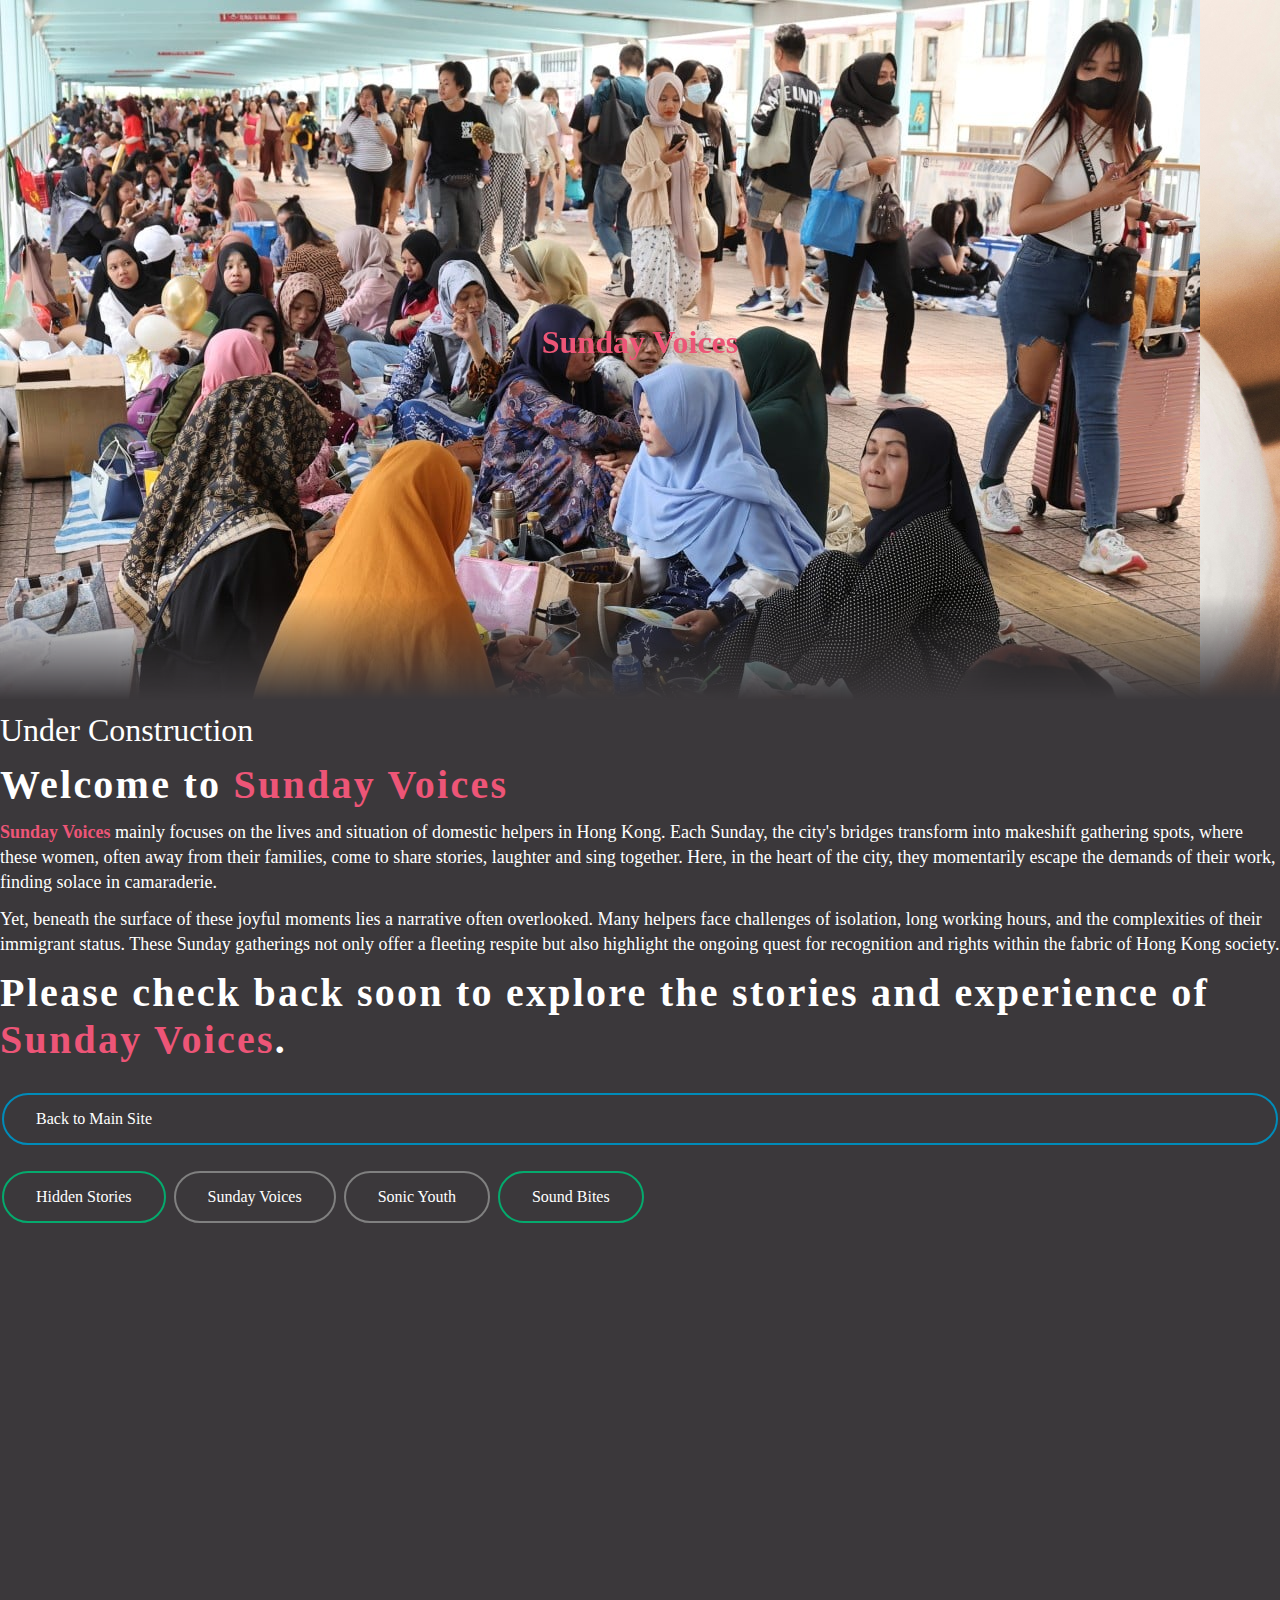
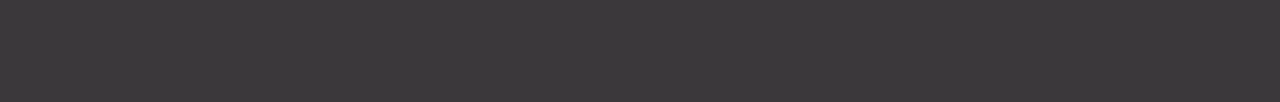
<file: sunday-voices.html>
<!DOCTYPE html>
<html>
  <head>
    <title>SundayVoices</title>
    <link rel="stylesheet" href="style_sound-bites.css" />
  </head>

  <body>
    <header class="header sv">
      <img
        src="images/SundayVoices.jpg"
        alt="Sound Bites Image"
        class="masked-img"
      />
      <div class="header-content">
        <h1 class="header-title">
          <i>Sunday Voices</i>
        </h1>
        <p class="header-title-p"></p>
      </div>
    </header>
    <div class="container">
      <h1>Under Construction</h1>
      <h2>Welcome to <i>Sunday Voices</i></h2>
      <p>
        <i>Sunday Voices</i> mainly focuses on the lives and situation of
        domestic helpers in Hong Kong. Each Sunday, the city's bridges transform
        into makeshift gathering spots, where these women, often away from their
        families, come to share stories, laughter and sing together. Here, in
        the heart of the city, they momentarily escape the demands of their
        work, finding solace in camaraderie.
      </p>
      <p>
        Yet, beneath the surface of these joyful moments lies a narrative often
        overlooked. Many helpers face challenges of isolation, long working
        hours, and the complexities of their immigrant status. These Sunday
        gatherings not only offer a fleeting respite but also highlight the
        ongoing quest for recognition and rights within the fabric of Hong Kong
        society.
      </p>
      <h2>
        Please check back soon to explore the stories and experience of
        <i>Sunday Voices</i>.
      </h2>
      <br />
      <a href="sonichongkong.html" class="button mainSite">Back to Main Site</a
      ><br />
      <a href="hidden-stories.html" class="button button1">Hidden Stories</a>
      <a href="sunday-voices.html" class="button button2">Sunday Voices</a>
      <a href="sonic-youth.html" class="button button3">Sonic Youth</a>
      <a href="sound-bites.html" class="button button4">Sound Bites</a>
    </div>
  </body>
</html>
</file>
<file: style_sonic-youth.css>
* {
  margin: 0;
  padding: 0;
  color: #fff;
  font-family: "Roboto Serif", serif;
  font-weight: 300;
}
html {
  /* background-image: linear-gradient(rgba(4, 9, 30, 0.7), rgba(4, 9, 30, 0.7)),
    url(images/background_1.jpg); */
  margin: 0;
}
body {
  background-color: #3b383b;
  color: #fff;
  margin: 0;
  font-style: normal;
  font-optical-sizing: auto;
}
.header {
  position: relative;
  width: 100%;
  height: 700px;
  background-size: cover;
  background-position: center;
  overflow: hidden;
  background-image: url(images/dp_SonicYouth.jpg);
  mask-image: linear-gradient(
    to bottom,
    rgba(0, 0, 0, 1) 85%,
    rgba(0, 0, 0, 0) 100%
  );
}

.header::after {
  content: "";
  position: absolute;
  bottom: 0;
  left: 0;
  width: 100%;
  height: 50px; /* fade effect */
  /* background: linear-gradient(
    to bottom,
    rgba(255, 255, 255, 0) 0%,
    rgba(255, 255, 255, 0) 50%,
    rgba(255, 255, 255, 0) 100%
  ); */
}
.header-content {
  position: absolute;
  top: 0;
  left: 0;
  width: 100%;
  height: 100%;
  display: flex;
  flex-direction: column;
  justify-content: center;
  align-items: center;
}

header {
  background-color: #333333;
}
.logo {
  height: 100px;
  cursor: pointer;
  text-align: center;
}
.navbar {
  height: 10%;
  display: flex;
  align-items: center;
}
nav .fa-solid {
  width: 50px;
  cursor: pointer;
  margin-left: 40px;
}
nav {
  flex: 1;
  text-align: right;
  flex-direction: column;
}
nav ul li {
  list-style: none;
  display: inline;
  margin-left: 30px;
}
nav ul li a {
  text-decoration: none;
  color: #fff;
  font-size: 13px;
}
.container {
  min-height: 100vh;
  width: 100%;
  /* background-image: linear-gradient(rgba(4, 9, 30, 0.7), rgba(4, 9, 30, 0.7)),
    url(images/background_1.jpg); */
  /* background-color: #312f31; */
  background-position: center;
  background-size: cover;
  background-repeat: repeat-y;
  position: relative;
  box-sizing: border-box;
}
.box {
  /* min-height: 100vh; */
  width: 100%;
  background-position: center;
  background-size: cover;
  background-repeat: repeat-y;
  position: relative;
  padding-left: 6%;
  padding-right: 6%;
  box-sizing: border-box;
  margin-bottom: 0;
}

div {
  margin-bottom: 90px;
}

.Righteous-heading {
  font-family: "Righteous", serif;
  font-weight: 900;
  color: #e0b1cbff;
  color: #e72f58;
  font-size: 90px;
  line-height: 100px;
  text-shadow: 2px 2px 3px rgba(0, 0, 0, 0.7);
  margin: 0;
}
.Righteous-subheading {
  font-family: "Righteous", serif;
  color: rgb(255, 255, 255);
  font-size: 30px;
  text-shadow: 2px 2px 3px rgba(0, 0, 0, 0.7);
  margin: 0;
}
.Roboto-serif-text {
  font-family: "Roboto Serif", serif;
  /* font-family: "Roboto Slab", serif; */
  color: #fff;
  font-size: 18px;
  font-weight: 300;
  line-height: 20px;
}

h2 {
  font-family: "Righteous", serif;
  font-weight: 900;
  font-style: normal;
  font-size: 40px;
  letter-spacing: 0.14rem;
}
h3 {
  font-family: "Righteous", serif;
  font-optical-sizing: auto;
  /* font-weight: 100-900; */
  font-weight: 400;
  font-style: normal;
  font-size: 28px;
}
p {
  /* font-family: "Roboto Slab", serif; */
  font-optical-sizing: auto;
  /* font-weight: 100-900; */
  font-weight: 400;
  font-style: normal;
}

h1,
h2,
h3,
p {
  margin-top: 12px;
  margin-bottom: 8px;
}
p {
  font-size: 18px;
  color: white;
  line-height: 25px;
}
i {
  color: #be95c4ff;
  color: #e72f58;
  color: #ed5577;
  font-family: "Roboto Serif";
  font-weight: 700;
  font-style: normal;
}

.button {
  background-color: transparent;
  border-radius: 30px;
  color: white;
  border: 2px solid grey;
  padding: 15px 32px;
  text-align: center;
  text-decoration: none;
  display: inline-block;
  font-size: 16px;
  margin: 4px 2px;
  transition-duration: 0.4s;
  cursor: pointer;
}
.mainSite {
  border: 2px solid #008cba;

  display: flex;
  justify-content: flex-start;
}
.mainSite:hover {
  background-color: #008cba;
}
.button1,
.button4 {
  border: 2px solid #04aa6d;
}
.button1:hover,
.button4:hover {
  background-color: #04aa6d;
}
.button:hover {
  background-color: rgba(255, 208, 208, 0.493);
}
.record:active {
  background-color: red;
}

.question {
  padding: 35px 30px;
  border: 5px white outset;
  border: 3px solid #ccc !important;
  border-radius: 16px;
  background-color: #be95c4ff;
  background-color: #be95c4a3;
  background-color: #c495ab;
  width: 80%;
  margin: 0 auto;
  margin-bottom: 90px;
}
.question h2 {
  text-align: center;
  margin: 12px 0px 12px;
}
.question h2 i {
  font-family: "Righteous", serif;
}
.question h3 {
  margin: 30px 0px 0px;
  font-family: "Kalam", cursive;
  text-decoration: underline;
  font-weight: 700;
  font-size: 32px;
  color: #5e548eff;
  color: #f9bddb;
  color: #d52c52;
}

.question dl {
  padding: 10px 10px 0px 10px;
  margin-bottom: 10px;
  font-size: 18px;
}
.question dt {
  font-size: 22px;
  margin-bottom: 5px;
}
.question dd {
  margin-bottom: 10px;
}

.question i {
  font-family: "Righteous", serif;
  font-family: "Kalam", cursive;
  font-weight: 700;
  color: #5e548eff;
  color: #ff839f;
  color: #f9bddb;
  color: #d52c52;
}

.instruction h3 {
  text-decoration: underline;
  margin-top: 30px;
}
ul,
dl {
  padding: 0px 40px;
}
.recordcontainer {
  border: 1px solid #ccc !important;
  border-radius: 16px;
  text-align: center;
  width: 500px;
  cursor: default;
  margin-bottom: 80px;
  padding: 10px 0px 15px 0px;
}
summary {
  padding: 10px 0px;
  cursor: pointer;
  font-family: "Righteous", serif;
  font-weight: 900;
  font-style: normal;
  font-size: 23px;
  letter-spacing: 0.14rem;
}

.img-intro {
  display: block;
  width: 60%;
  height: auto;
  margin: 0 auto;
}
.img-sendus {
  display: block;
  width: 60%;
  height: auto;
  margin: 0 auto;
  margin-top: 35px;
}
.Righteous {
  font-family: "Righteous", serif;
}
.icon {
  width: 150px;
}
.tinyicon {
  width: 50px;
}
.contact {
  background-color: #fda1b5;
  padding: 24px 34px;
  margin: 0 auto;
}
.contact h2 {
  color: #3b383b;
}
.contact P {
  color: #3b383b;
}
.contact a {
  color: black;
}
.heng2 {
  display: grid;
  grid-template-columns: 140px auto;
  gap: 0px 20px;
  align-items: center;
}
.heng3 {
  display: grid;
  grid-template-columns: 200px 1fr 1fr;
  gap: 0px 60px;
  align-items: start;
}
.heng4 {
  display: grid;
  grid-template-columns: 50px auto 50px auto;
  gap: 0px 0px;
  align-items: start;
}
.heng4 p {
  margin-top: 6px;
  margin-bottom: 20px;
}

.email {
  margin-bottom: 0;
}
.whatsapp {
  margin-bottom: 0;
}
</file>
<file: styleHiddenStroies.css>
* {
  margin: 0;
  padding: 0;
}
.Righteous-heading {
  font-family: "Righteous", serif;
  font-weight: 900;
  color: #e0b1cbff;
  color: #e72f58;
  font-size: 90px;
  line-height: 100px;
  text-shadow: 2px 2px 3px rgba(0, 0, 0, 0.7);
  margin: 0;
}
.Righteous-subheading {
  font-family: "Righteous", serif;
  color: rgb(255, 255, 255);
  font-size: 30px;
  text-shadow: 2px 2px 3px rgba(0, 0, 0, 0.7);
  margin: 0;
}
.Roboto-serif-text {
  font-family: "Roboto Serif", serif;
  /* font-family: "Roboto Slab", serif; */
  color: #fff;
  font-size: 18px;
  font-weight: 300;
  line-height: 20px;
}

h2 {
  font-family: "Righteous", serif;
  font-weight: 900;
  font-style: normal;
  font-size: 40px;
  letter-spacing: 0.14rem;
}
h3 {
  font-family: "Righteous", serif;
  font-optical-sizing: auto;
  /* font-weight: 100-900; */
  font-weight: 400;
  font-style: normal;
  font-size: 28px;
}
p {
  /* font-family: "Roboto Slab", serif; */
  font-optical-sizing: auto;
  /* font-weight: 100-900; */
  font-weight: 400;
  font-style: normal;
}

h1,
h2,
h3,
p {
  margin-top: 12px;
  margin-bottom: 8px;
}
p {
  font-size: 18px;
  color: white;
  line-height: 25px;
}
i {
  color: #be95c4ff;
  color: #e72f58;
  color: #ed5577;
  font-family: "Roboto Serif";
  font-weight: 700;
  font-style: normal;
}
.box {
  min-height: 100vh;
  width: 100%;
  background-image: linear-gradient(rgba(4, 9, 30, 0.7), rgba(4, 9, 30, 0.7)),
    url(images/background_1.jpg);
  background-position: center;
  background-size: cover;
  position: relative;
  padding-top: 40px;
}
.navbar {
  height: 10%;
  display: flex;
  align-items: center;
}
nav .fa-solid {
  width: 50px;
  cursor: pointer;
  margin-left: 40px;
}
nav {
  flex: 1;
  text-align: right;
  flex-direction: column;
}
nav ul li {
  list-style: none;
  display: inline;
  margin-left: 30px;
}
nav ul li a {
  text-decoration: none;
  color: #fff;
  font-size: 13px;
}

.container {
  min-height: 100vh;
  width: 100%;
  background-position: center;
  background-size: cover;
  background-repeat: repeat-y;
  position: relative;
  box-sizing: border-box;
}
.header {
  position: relative;
  width: 100%;
  height: 700px;
  background-size: cover;
  background-position: center;
  overflow: hidden;
  background-image: url(images/dp_HiddenStories.jpg);
  mask-image: linear-gradient(
    to bottom,
    rgba(0, 0, 0, 1) 85%,
    rgba(0, 0, 0, 0) 100%
  );
}
.header::after {
  content: "";
  position: absolute;
  bottom: 0;
  left: 0;
  width: 100%;
  height: 50px; /* fade effect */
}
.header-content {
  position: absolute;
  top: 0;
  left: 0;
  width: 100%;
  height: 100%;
  display: flex;
  flex-direction: column;
  justify-content: center;
  align-items: center;
}

header {
  background-color: #333333;
}
.logo {
  height: 100px;
  cursor: pointer;
  text-align: center;
}

.text-box {
  width: 90%;
  color: #fff;
  position: relative;
  margin: 0 auto;
  text-align: center;
  padding: 40px 0;
}
.text-box h1 {
  font-size: 62px;
}
.text-box p {
  margin: 10px 0 40px;
  font-size: 16px;
  color: #fff;
}
hr {
  border: none;
  border-top: 1px solid #ccc;
  margin: 10px 0;
}
nav .fa-solid {
  display: none;
}

@media (max-width: 700px) {
  .text-box h1 {
    font-size: 30px;
  }
  .text-box p {
    font-size: 12px;
  }
  .nav ul li {
    display: block;
  }
  .nav {
    position: absolute;
    background-color: #f44336;
    height: 100vh;
    width: 200px;
    top: 0;
    right: -200px;
    text-align: left;
    z-index: 2;
    transition: 1s;
  }
  nav .fa-solid {
    display: block;
    color: #fff;
    margin: 10px;
    font-size: 22px;
    cursor: pointer;
  }
  .nav ul {
    padding: 30px;
  }
  .artist p {
    font-size: 14px;
  }
}
.listSection {
  display: flex;
  align-items: flex-start;
  padding-top: 20px;
  margin-top: 20px;
}
.leftSide {
  flex: 1;
  padding: 20px;
  border: 1px solid #ccc;
  min-height: 200px;
  /* background-color: #333; */
  color: #fff;
  overflow-y: auto;
  max-height: 700px;
}
.rightSide {
  flex: 1;
  padding: 20px;
  overflow-y: auto;
  max-height: 700px;
}
.divider {
  width: 1px;
  background-color: #ccc;
  height: auto;
  margin: 0 20px;
}

.artist {
  margin-bottom: 20px;
  color: #fff;
}
.artist h3 {
  margin: 0;
  font-size: 1.2em;
  color: #fff;
}
.artist p {
  margin: 5px 0 0;
  color: #fff;
}
.artwork-title {
  color: #fff;
  cursor: pointer;
  text-decoration: underline;
}

.artwork-title:hover {
  color: rgb(159, 216, 255);
}
</file>
<file: styleFonts.css>
body {
  background-color: #3a3d4b;
  background-color: #373944;
  color: #fff;
  margin: 6%;

  font-family: "Bodoni Moda", serif;
  font-family: "Playfair Display SC", serif;
  font-family: "Playfair Display", serif;
  font-family: "Roboto Serif", serif;
  font-family: "Roboto Slab", serif;
  font-family: "Spectral", serif;
  font-family: "Righteous", sans-serif;
  font-family: "Kranky", serif;
  font-family: "Caveat", cursive;
  font-family: "Fuzzy Bubbles", sans-serif;
  font-family: "Kalam", cursive;
  /* (font-weight) "Bodoni Moda": 400 to 900; Playfair Display SC: 400/700/900, Playfair Display: 400 to 900, Roboto Serif: 100 to 900, Roboto Slab: 100 to 900, "Spectral": 200-800, Righteous: default 400, Kranky: default 400, Caveat: 400-700, Fuzzy Bubbles: 400/700, Kalam: 300/400/700 */
  font-weight: 900;
  font-weight: 700;
  font-weight: 400;
  font-weight: 200;
  font-style: italic; /* Playfair Display SC, "Spectral" */
  font-style: normal;
  font-optical-sizing: auto;
}

/* Font start */

.bodoni-moda {
  font-family: "Bodoni Moda", serif;
  font-optical-sizing: auto;
  /* font-weight from 400 to 900 */
  font-weight: 900;
  font-style: normal;
}
.bodoni-moda-regular {
  font-family: "Bodoni Moda", serif;
  font-weight: 550;
  font-style: normal;
  font-size: 16px;
}

.playfair-display-sc-regular {
  font-family: "Playfair Display SC", serif;
  font-weight: 400;
  font-style: normal;
}

.playfair-display-sc-bold {
  font-family: "Playfair Display SC", serif;
  font-weight: 700;
  font-style: normal;
}

.playfair-display-sc-black {
  font-family: "Playfair Display SC", serif;
  font-weight: 900;
  font-style: normal;
}

.playfair-display-sc-regular-italic {
  font-family: "Playfair Display SC", serif;
  font-weight: 400;
  font-style: italic;
}

.playfair-display-sc-bold-italic {
  font-family: "Playfair Display SC", serif;
  font-weight: 700;
  font-style: italic;
}

.playfair-display-sc-black-italic {
  font-family: "Playfair Display SC", serif;
  font-weight: 900;
  font-style: italic;
}
.playfair-display {
  font-family: "Playfair Display", serif;
  font-optical-sizing: auto;
  font-weight: 800;
  font-style: normal;
}
.playfair-display-regular {
  font-family: "Playfair Display", serif;
  font-optical-sizing: auto;
  font-weight: 400;
  font-style: normal;
}
.roboto-serif-bold {
  font-family: "Roboto Serif", serif;
  font-optical-sizing: auto;
  /* font-weight: 100-900; */
  font-weight: 900;
  font-style: normal;
  font-variation-settings: "wdth" 100, "GRAD" 0;
}
.roboto-serif-regular {
  font-family: "Roboto Serif", serif;
  font-optical-sizing: auto;
  /* font-weight: 100-900; */
  font-weight: 200;
  font-style: normal;
  font-variation-settings: "wdth" 100, "GRAD" 0;
}
.roboto-slab-bold {
  font-family: "Roboto Slab", serif;
  font-optical-sizing: auto;
  /* font-weight: 100-900; */
  font-weight: 800;
  font-style: normal;
}
.roboto-slab-regular {
  font-family: "Roboto Slab", serif;
  font-optical-sizing: auto;
  /* font-weight: 100-900; */
  font-weight: 360;
  font-style: normal;
}
.spectral-extralight {
  font-family: "Spectral", serif;
  font-weight: 200;
  font-style: normal;
}

.spectral-light {
  font-family: "Spectral", serif;
  font-weight: 300;
  font-style: normal;
}

.spectral-regular {
  font-family: "Spectral", serif;
  font-weight: 400;
  font-style: normal;
}

.spectral-medium {
  font-family: "Spectral", serif;
  font-weight: 500;
  font-style: normal;
}

.spectral-semibold {
  font-family: "Spectral", serif;
  font-weight: 600;
  font-style: normal;
}

.spectral-bold {
  font-family: "Spectral", serif;
  font-weight: 700;
  font-style: normal;
}

.spectral-extrabold {
  font-family: "Spectral", serif;
  font-weight: 800;
  font-style: normal;
}

.spectral-extralight-italic {
  font-family: "Spectral", serif;
  font-weight: 200;
  font-style: italic;
}

.spectral-light-italic {
  font-family: "Spectral", serif;
  font-weight: 300;
  font-style: italic;
}

.spectral-regular-italic {
  font-family: "Spectral", serif;
  font-weight: 400;
  font-style: italic;
}

.spectral-medium-italic {
  font-family: "Spectral", serif;
  font-weight: 500;
  font-style: italic;
}

.spectral-semibold-italic {
  font-family: "Spectral", serif;
  font-weight: 600;
  font-style: italic;
}

.spectral-bold-italic {
  font-family: "Spectral", serif;
  font-weight: 700;
  font-style: italic;
}

.spectral-extrabold-italic {
  font-family: "Spectral", serif;
  font-weight: 800;
  font-style: italic;
}
/* Font end */

.bottom-left {
  display: flex;
  justify-content: flex-start;
  align-items: flex-end;
  height: 200px; /* or your desired height */
  width: 100%; /* or your desired width */
  position: relative;
  gap: 16px;
}
.bottom-right {
  display: flex;
  justify-content: flex-end;
  align-items: flex-end;
  height: 200px; /* or your desired height */
  width: 100%; /* or your desired width */
  position: relative;
  gap: 16px;
}
.h1-fat {
  width: 250px;
}
.p-fat {
  width: 440px;
  margin-left: 10px;
  margin-right: 10px;
}
</file>
<file: style_sound-bites.css>
* {
  margin: 0;
  padding: 0;
  color: #fff;
  font-family: "Roboto Serif", serif;
  font-weight: 300;
}
html {
  /* background-image: linear-gradient(rgba(4, 9, 30, 0.7), rgba(4, 9, 30, 0.7)),
    url(images/background_1.jpg); */
  margin: 0;
}
body {
  background-color: #3b383b;
  color: #fff;
  margin: 0;
  font-style: normal;
  font-optical-sizing: auto;
}
.header {
  position: relative;
  width: 100%;
  height: 700px;
  background-size: cover;
  background-position: center;
  overflow: hidden;
  background-image: url(images/dp_SoundBite.jpg);
  mask-image: linear-gradient(
    to bottom,
    rgba(0, 0, 0, 1) 85%,
    rgba(0, 0, 0, 0) 100%
  );
}

.header::after {
  content: "";
  position: absolute;
  bottom: 0;
  left: 0;
  width: 100%;
  height: 50px; /* fade effect */
  /* background: linear-gradient(
    to bottom,
    rgba(255, 255, 255, 0) 0%,
    rgba(255, 255, 255, 0) 50%,
    rgba(255, 255, 255, 0) 100%
  ); */
}
.header-content {
  position: absolute;
  top: 0;
  left: 0;
  width: 100%;
  height: 100%;
  display: flex;
  flex-direction: column;
  justify-content: center;
  align-items: center;
}

header {
  background-color: #333333;
}
.logo {
  height: 100px;
  cursor: pointer;
  text-align: center;
}
.navbar {
  height: 10%;
  display: flex;
  align-items: center;
}
nav .fa-solid {
  width: 50px;
  cursor: pointer;
  margin-left: 40px;
}
nav {
  flex: 1;
  text-align: right;
  flex-direction: column;
}
nav ul li {
  list-style: none;
  display: inline;
  margin-left: 30px;
}
nav ul li a {
  text-decoration: none;
  color: #fff;
  font-size: 13px;
}
.container {
  min-height: 100vh;
  width: 100%;
  /* background-image: linear-gradient(rgba(4, 9, 30, 0.7), rgba(4, 9, 30, 0.7)),
    url(images/background_1.jpg); */
  /* background-color: #312f31; */
  background-position: center;
  background-size: cover;
  background-repeat: repeat-y;
  position: relative;
  box-sizing: border-box;
}
.box {
  /* min-height: 100vh; */
  width: 100%;
  background-position: center;
  background-size: cover;
  background-repeat: repeat-y;
  position: relative;
  padding-left: 6%;
  padding-right: 6%;
  box-sizing: border-box;
  margin-bottom: 0;
}

div {
  margin-bottom: 90px;
}

.Righteous-heading {
  font-family: "Righteous", serif;
  font-weight: 900;
  color: #e0b1cbff;
  color: #e72f58;
  font-size: 90px;
  line-height: 100px;
  text-shadow: 2px 2px 3px rgba(0, 0, 0, 0.7);
  margin: 0;
}
.Righteous-subheading {
  font-family: "Righteous", serif;
  color: rgb(255, 255, 255);
  font-size: 30px;
  text-shadow: 2px 2px 3px rgba(0, 0, 0, 0.7);
  margin: 0;
}
.Roboto-serif-text {
  font-family: "Roboto Serif", serif;
  /* font-family: "Roboto Slab", serif; */
  color: #fff;
  font-size: 18px;
  font-weight: 300;
  line-height: 20px;
}

h2 {
  font-family: "Righteous", serif;
  font-weight: 900;
  font-style: normal;
  font-size: 40px;
  letter-spacing: 0.14rem;
}
h3 {
  font-family: "Righteous", serif;
  font-optical-sizing: auto;
  /* font-weight: 100-900; */
  font-weight: 400;
  font-style: normal;
  font-size: 28px;
}
p {
  /* font-family: "Roboto Slab", serif; */
  font-optical-sizing: auto;
  /* font-weight: 100-900; */
  font-weight: 400;
  font-style: normal;
}

h1,
h2,
h3,
p {
  margin-top: 12px;
  margin-bottom: 8px;
}
p {
  font-size: 18px;
  color: white;
  line-height: 25px;
}
i {
  color: #be95c4ff;
  color: #e72f58;
  color: #ed5577;
  font-family: "Roboto Serif";
  font-weight: 700;
  font-style: normal;
}

.button {
  background-color: transparent;
  border-radius: 30px;
  color: white;
  border: 2px solid grey;
  padding: 15px 32px;
  text-align: center;
  text-decoration: none;
  display: inline-block;
  font-size: 16px;
  margin: 4px 2px;
  transition-duration: 0.4s;
  cursor: pointer;
}
.mainSite {
  border: 2px solid #008cba;

  display: flex;
  justify-content: flex-start;
}
.mainSite:hover {
  background-color: #008cba;
}
.button1,
.button4 {
  border: 2px solid #04aa6d;
}
.button1:hover,
.button4:hover {
  background-color: #04aa6d;
}
.record:active {
  background-color: red;
}

.question {
  padding: 35px 30px;
  border: 5px white outset;
  border: 3px solid #ccc !important;
  border-radius: 16px;
  background-color: #be95c4ff;
  background-color: #be95c4a3;
  background-color: #c495ab;
  width: 80%;
  margin: 0 auto;
  margin-bottom: 90px;
}
.question h2 {
  text-align: center;
  margin: 12px 0px 12px;
}
.question h2 i {
  font-family: "Righteous", serif;
}
.question h3 {
  margin: 30px 0px 0px;
  font-family: "Kalam", cursive;
  text-decoration: underline;
  font-weight: 700;
  font-size: 33px;
  color: #5e548eff;
  color: #f9bddb;
  color: #d52c52;
}

.question dl {
  padding: 10px 10px 0px 10px;
  margin-bottom: 10px;
  font-size: 18px;
}
.question dt {
  font-size: 22px;
  margin-bottom: 5px;
}
.question dd {
  margin-bottom: 10px;
}

.question i {
  font-family: "Righteous", serif;
  font-family: "Kalam", cursive;
  font-weight: 700;
  color: #5e548eff;
  color: #ff839f;
  color: #f9bddb;
  color: #d52c52;
}

.instruction h3 {
  text-decoration: underline;
  margin-top: 30px;
}
ul,
dl {
  padding: 0px 40px;
}
.recordcontainer {
  border: 1px solid #ccc !important;
  border-radius: 16px;
  text-align: center;
  width: 500px;
}

.img-intro {
  display: block;
  width: 60%;
  height: auto;
  margin: 0 auto;
}
.img-sendus {
  display: block;
  width: 60%;
  height: auto;
  margin: 0 auto;
  margin-top: 35px;
}
.Righteous {
  font-family: "Righteous", serif;
}
.icon {
  width: 150px;
}
.contact {
  background-color: #fda1b5;
  padding: 24px 34px;
  margin: 0 auto;
}
.contact h2 {
  color: #3b383b;
}
.contact P {
  color: #3b383b;
}
.contact a {
  color: black;
}
.method {
  display: grid;
  grid-template-columns: 200px 1fr;
  gap: 0px 20px;
  align-items: center;
}
.methods {
  display: grid;
  grid-template-columns: 200px 1fr 1fr;
  gap: 0px 60px;
  align-items: start;
}

.email {
  margin-bottom: 0;
}
.whatsapp {
  margin-bottom: 0;
}
</file>
